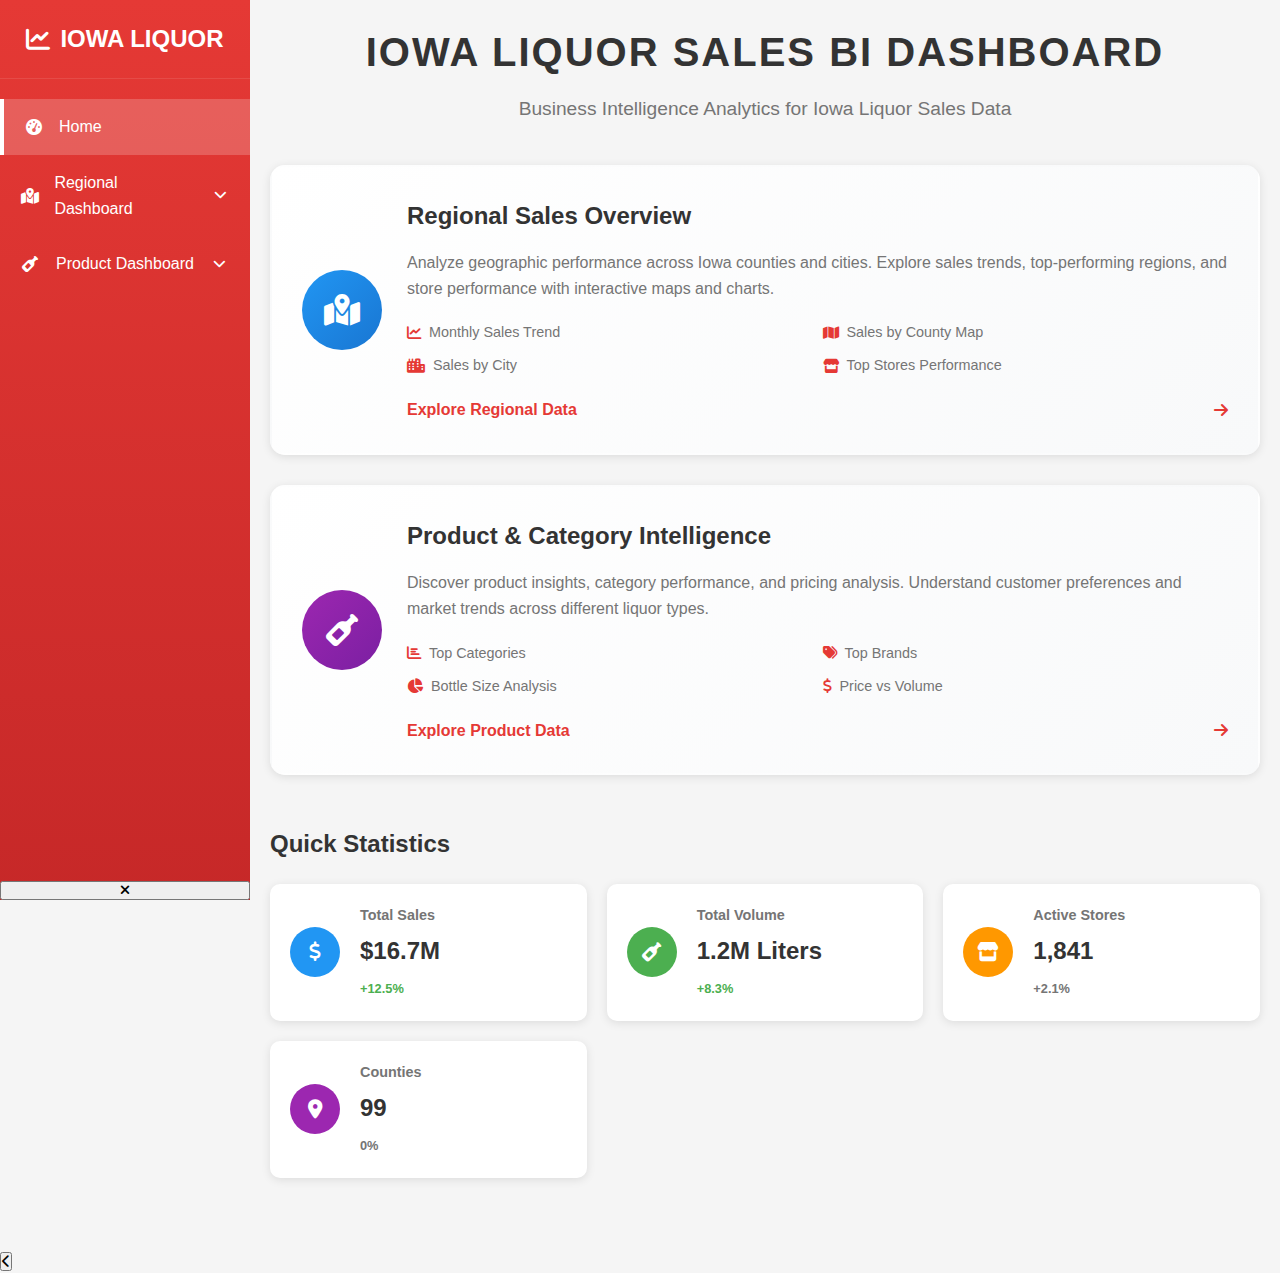
<file: index.html>
<!DOCTYPE html>
<html lang="en">
<head>
    <meta charset="UTF-8">
    <meta name="viewport" content="width=device-width, initial-scale=1.0">
    <title>Iowa Liquor Sales Dashboard</title>
    <link rel="stylesheet" href="styles.css">
    <link rel="stylesheet" href="https://cdnjs.cloudflare.com/ajax/libs/font-awesome/6.4.0/css/all.min.css">
</head>
<body>
    <div class="wrapper">
        <!-- Sidebar -->
        <div class="sidebar">
            <div class="sidebar-header">
                <h2><i class="fas fa-chart-line"></i> IOWA LIQUOR</h2>
            </div>
            <ul class="sidebar-menu">
                <li class="active">
                    <a href="index.html"><i class="fas fa-tachometer-alt"></i> Home</a>
                </li>
                <li class="dropdown">
                    <a href="regional-dashboard.html" class="dropdown-toggle">
                        <i class="fas fa-map-marked-alt"></i> Regional Dashboard
                        <i class="fas fa-chevron-down dropdown-arrow"></i>
                    </a>
                    <ul class="dropdown-menu">
                        <li><a href="monthly-sales.html"><i class="fas fa-chart-line"></i> Monthly Sales Trend</a></li>
                        <li><a href="geographic.html"><i class="fas fa-map"></i> Sales by County</a></li>
                        <li><a href="city-sales.html"><i class="fas fa-city"></i> Sales by City</a></li>
                        <li><a href="top-stores.html"><i class="fas fa-store"></i> Top Stores</a></li>
                    </ul>
                </li>
                <li class="dropdown">
                    <a href="product-dashboard.html" class="dropdown-toggle">
                        <i class="fas fa-wine-bottle"></i> Product Dashboard
                        <i class="fas fa-chevron-down dropdown-arrow"></i>
                    </a>
                    <ul class="dropdown-menu">
                        <li><a href="categories.html"><i class="fas fa-chart-bar"></i> Top Categories</a></li>
                        <li><a href="brands.html"><i class="fas fa-tags"></i> Top Brands</a></li>
                        <li><a href="bottle-size.html"><i class="fas fa-chart-pie"></i> Bottle Size Analysis</a></li>
                        <li><a href="price-analysis.html"><i class="fas fa-dollar-sign"></i> Price vs Volume</a></li>
                    </ul>
                </li>
            </ul>
        </div>

        <!-- Main Content -->
        <div class="main-content">
            <div class="dashboard-title">
                <h1>IOWA LIQUOR SALES BI DASHBOARD</h1>
                <p>Business Intelligence Analytics for Iowa Liquor Sales Data</p>
            </div>

            <!-- Dashboard Overview Cards -->
            <div class="overview-cards">
                <!-- Regional Dashboard Card -->
                <div class="overview-card" onclick="window.location.href='regional-dashboard.html'">
                    <div class="card-icon regional">
                        <i class="fas fa-map-marked-alt"></i>
                    </div>
                    <div class="card-content">
                        <h2>Regional Sales Overview</h2>
                        <p>Analyze geographic performance across Iowa counties and cities. Explore sales trends, top-performing regions, and store performance with interactive maps and charts.</p>
                        <div class="card-features">
                            <span><i class="fas fa-chart-line"></i> Monthly Sales Trend</span>
                            <span><i class="fas fa-map"></i> Sales by County Map</span>
                            <span><i class="fas fa-city"></i> Sales by City</span>
                            <span><i class="fas fa-store"></i> Top Stores Performance</span>
                        </div>
                        <div class="card-action">
                            <span>Explore Regional Data</span>
                            <i class="fas fa-arrow-right"></i>
                        </div>
                    </div>
                </div>

                <!-- Product Dashboard Card -->
                <div class="overview-card" onclick="window.location.href='product-dashboard.html'">
                    <div class="card-icon product">
                        <i class="fas fa-wine-bottle"></i>
                    </div>
                    <div class="card-content">
                        <h2>Product & Category Intelligence</h2>
                        <p>Discover product insights, category performance, and pricing analysis. Understand customer preferences and market trends across different liquor types.</p>
                        <div class="card-features">
                            <span><i class="fas fa-chart-bar"></i> Top Categories</span>
                            <span><i class="fas fa-tags"></i> Top Brands</span>
                            <span><i class="fas fa-chart-pie"></i> Bottle Size Analysis</span>
                            <span><i class="fas fa-dollar-sign"></i> Price vs Volume</span>
                        </div>
                        <div class="card-action">
                            <span>Explore Product Data</span>
                            <i class="fas fa-arrow-right"></i>
                        </div>
                    </div>
                </div>
            </div>

            <!-- Quick Stats Section -->
            <div class="quick-stats">
                <h3>Quick Statistics</h3>
                <div class="stats-grid">
                    <div class="stat-card">
                        <div class="stat-icon blue">
                            <i class="fas fa-dollar-sign"></i>
                        </div>
                        <div class="stat-details">
                            <h4>Total Sales</h4>
                            <p class="stat-value">$16.7M</p>
                            <span class="stat-change positive">+12.5%</span>
                        </div>
                    </div>
                    <div class="stat-card">
                        <div class="stat-icon green">
                            <i class="fas fa-wine-bottle"></i>
                        </div>
                        <div class="stat-details">
                            <h4>Total Volume</h4>
                            <p class="stat-value">1.2M Liters</p>
                            <span class="stat-change positive">+8.3%</span>
                        </div>
                    </div>
                    <div class="stat-card">
                        <div class="stat-icon orange">
                            <i class="fas fa-store"></i>
                        </div>
                        <div class="stat-details">
                            <h4>Active Stores</h4>
                            <p class="stat-value">1,841</p>
                            <span class="stat-change neutral">+2.1%</span>
                        </div>
                    </div>
                    <div class="stat-card">
                        <div class="stat-icon purple">
                            <i class="fas fa-map-marker-alt"></i>
                        </div>
                        <div class="stat-details">
                            <h4>Counties</h4>
                            <p class="stat-value">99</p>
                            <span class="stat-change neutral">0%</span>
                        </div>
                    </div>
                </div>
            </div>
        </div>
    </div>

    <script src="js/shared.js"></script>
    <script src="js/navigation.js"></script>
</body>
</html>
</file>
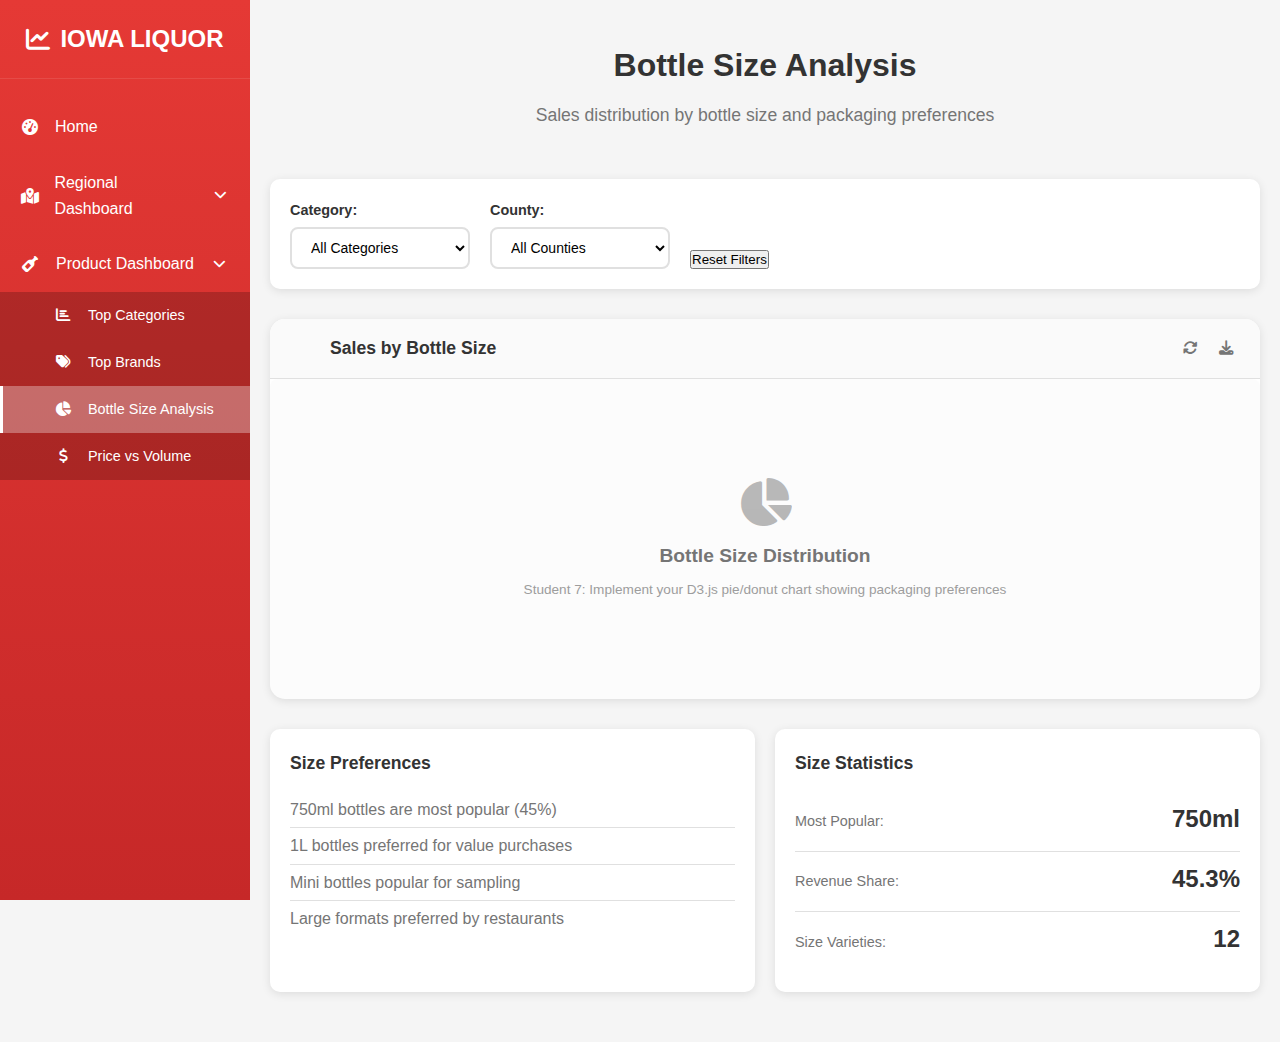
<file: bottle-size.html>
<!DOCTYPE html>
<html lang="en">
<head>
    <meta charset="UTF-8">
    <meta name="viewport" content="width=device-width, initial-scale=1.0">
    <title>Bottle Size Analysis - Iowa Liquor Dashboard</title>
    <link rel="stylesheet" href="styles.css">
    <link rel="stylesheet" href="https://cdnjs.cloudflare.com/ajax/libs/font-awesome/6.4.0/css/all.min.css">
    <script src="https://d3js.org/d3.v7.min.js"></script>
</head>
<body>
    <div class="wrapper">
        <!-- Sidebar -->
        <div class="sidebar">
    <div class="sidebar-header">
        <h2><i class="fas fa-chart-line"></i> IOWA LIQUOR</h2>
    </div>
    <ul class="sidebar-menu">
        <li>
            <a href="index.html"><i class="fas fa-tachometer-alt"></i> Home</a>
        </li>
        <li class="dropdown">
            <a href="regional-dashboard.html" class="dropdown-toggle">
                <i class="fas fa-map-marked-alt"></i> Regional Dashboard
                <i class="fas fa-chevron-down dropdown-arrow"></i>
            </a>
            <ul class="dropdown-menu">
                <li><a href="monthly-sales.html"><i class="fas fa-chart-line"></i> Monthly Sales Trend</a></li>
                <li><a href="geographic.html"><i class="fas fa-map"></i> Sales by County</a></li>
                <li><a href="city-sales.html"><i class="fas fa-city"></i> Sales by City</a></li>
                <li><a href="top-stores.html"><i class="fas fa-store"></i> Top Stores</a></li>
            </ul>
        </li>
        <li class="dropdown active">
            <a href="product-dashboard.html" class="dropdown-toggle">
                <i class="fas fa-wine-bottle"></i> Product Dashboard
                <i class="fas fa-chevron-down dropdown-arrow"></i>
            </a>
            <ul class="dropdown-menu show">
                <li><a href="categories.html"><i class="fas fa-chart-bar"></i> Top Categories</a></li>
                <li><a href="brands.html"><i class="fas fa-tags"></i> Top Brands</a></li>
                <li class="active"><a href="bottle-size.html"><i class="fas fa-chart-pie"></i> Bottle Size Analysis</a></li>
                <li><a href="price-analysis.html"><i class="fas fa-dollar-sign"></i> Price vs Volume</a></li>
            </ul>
        </li>
    </ul>
</div>

        <!-- Main Content -->
        <div class="main-content">
            <div class="page-header">
                <h1>Bottle Size Analysis</h1>
                <p>Sales distribution by bottle size and packaging preferences</p>
            </div>

            <!-- Filters -->
            <div class="filters-section">
                <div class="filter-group">
                    <label for="category-filter">Category:</label>
                    <select id="category-filter">
                        <option value="all">All Categories</option>
                        <option value="whiskey">Whiskey</option>
                        <option value="vodka">Vodka</option>
                        <option value="rum">Rum</option>
                        <option value="gin">Gin</option>
                    </select>
                </div>
                <div class="filter-group">
                    <label for="county-filter">County:</label>
                    <select id="county-filter">
                        <option value="all">All Counties</option>
                        <option value="polk">Polk</option>
                        <option value="linn">Linn</option>
                        <option value="scott">Scott</option>
                    </select>
                </div>
                <button id="reset-filters">Reset Filters</button>
            </div>

            <!-- Chart Container -->
            <div class="chart-container">
                <div class="chart-header">
                    <h3>Sales by Bottle Size</h3>
                    <div class="chart-actions">
                        <button class="btn-chart-action" title="Refresh"><i class="fas fa-sync-alt"></i></button>
                        <button class="btn-chart-action" title="Download"><i class="fas fa-download"></i></button>
                    </div>
                </div>
                <div class="chart-body" id="bottle-size-chart">
                    <!-- Student 7: Add your D3.js bottle size chart here -->
                    <div class="chart-placeholder">
                        <i class="fas fa-chart-pie"></i>
                        <p>Bottle Size Distribution</p>
                        <small>Student 7: Implement your D3.js pie/donut chart showing packaging preferences</small>
                    </div>
                </div>
            </div>

            <!-- Analysis Section -->
            <div class="analysis-grid">
                <div class="analysis-card">
                    <h4>Size Preferences</h4>
                    <ul>
                        <li>750ml bottles are most popular (45%)</li>
                        <li>1L bottles preferred for value purchases</li>
                        <li>Mini bottles popular for sampling</li>
                        <li>Large formats preferred by restaurants</li>
                    </ul>
                </div>
                <div class="analysis-card">
                    <h4>Size Statistics</h4>
                    <div class="stat-item">
                        <span class="stat-label">Most Popular:</span>
                        <span class="stat-value">750ml</span>
                    </div>
                    <div class="stat-item">
                        <span class="stat-label">Revenue Share:</span>
                        <span class="stat-value">45.3%</span>
                    </div>
                    <div class="stat-item">
                        <span class="stat-label">Size Varieties:</span>
                        <span class="stat-value">12</span>
                    </div>
                </div>
            </div>
        </div>
    </div>

    <script src="js/shared.js"></script>
    <script src="js/bottle-size.js"></script>
</body>
</html>
</file>
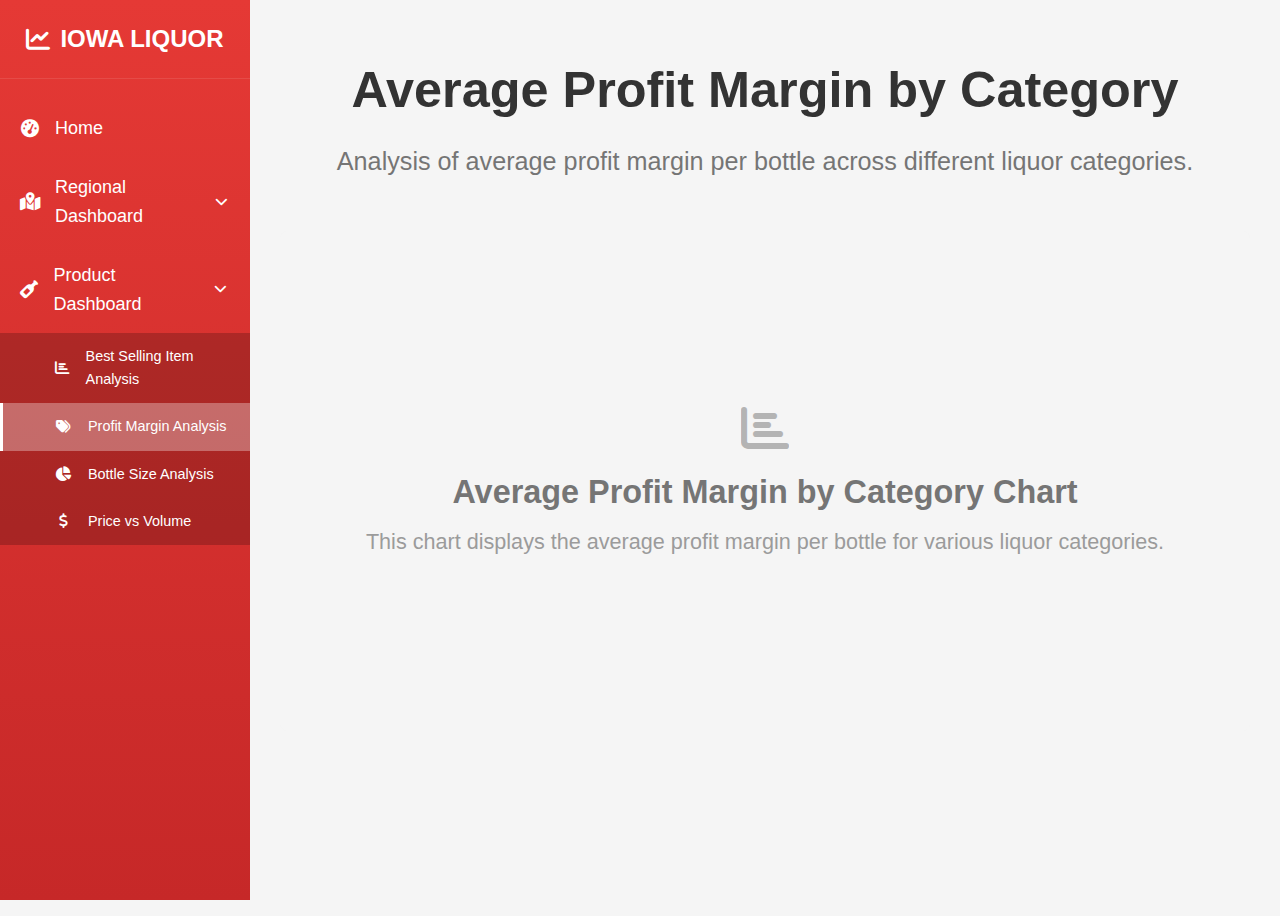
<file: brands.html>
<!DOCTYPE html>
<html lang="en">
<head>
    <meta charset="UTF-8">
    <meta name="viewport" content="width=device-width, initial-scale=1.0">
    <title>Average Profit Margin by Category - Iowa Liquor Dashboard</title>
    <link rel="stylesheet" href="styles.css">
    <link rel="stylesheet" href="https://cdnjs.cloudflare.com/ajax/libs/font-awesome/6.4.0/css/all.min.css">
    <script src="https://d3js.org/d3.v7.min.js"></script>
    <style>
        /* Styles to make text and container bigger */
        body {
            font-size: 18px; /* Increase base font size for the whole body */
        }
        .main-content {
            padding: 30px; /* Increase padding around the main content */
        }
        .page-header h1 {
            font-size: 2.8em; /* Make page title larger */
        }
        .page-header p {
            font-size: 1.4em; /* Make page description larger */
        }
        .chart-body {
            min-height: 500px; /* Ensure chart container has a minimum height */
            padding: 30px; /* Increase padding around the chart */
        }
        .chart-placeholder p {
            font-size: 1.8em; /* Make placeholder text larger */
        }
        .chart-placeholder small {
            font-size: 1.2em; /* Make placeholder small text larger */
        }

        /* Tooltip styles */
        #tooltip {
            position: absolute;
            background-color: rgba(0, 0, 0, 0.8);
            color: #fff;
            padding: 8px 12px;
            border-radius: 6px;
            pointer-events: none; /* Allows mouse events to pass through */
            opacity: 0; /* Hidden by default */
            transition: opacity 0.2s; /* Smooth fade in/out */
            font-size: 0.9em;
            line-height: 1.4;
            max-width: 200px; /* Limit tooltip width */
            text-align: center;
            box-shadow: 0 4px 8px rgba(0, 0, 0, 0.2);
            z-index: 1000; /* Ensure tooltip is on top */
        }
    </style>
</head>
<body>
    <div class="wrapper">
        <!-- Sidebar -->
        <div class="sidebar">
    <div class="sidebar-header">
        <h2><i class="fas fa-chart-line"></i> IOWA LIQUOR</h2>
    </div>
    <ul class="sidebar-menu">
        <li>
            <a href="index.html"><i class="fas fa-tachometer-alt"></i> Home</a>
        </li>
        <li class="dropdown">
            <a href="regional-dashboard.html" class="dropdown-toggle">
                <i class="fas fa-map-marked-alt"></i> Regional Dashboard
                <i class="fas fa-chevron-down dropdown-arrow"></i>
            </a>
            <ul class="dropdown-menu">
                <li><a href="monthly-sales.html"><i class="fas fa-chart-line"></i> Monthly Sales Trend</a></li>
                <li><a href="geographic.html"><i class="fas fa-map"></i> Sales by County</a></li>
                <li><a href="city-sales.html"><i class="fas fa-city"></i> Sales by City</a></li>
                <li><a href="top-stores.html"><i class="fas fa-store"></i> Top Stores</a></li>
            </ul>
        </li>
        <li class="dropdown active">
            <a href="product-dashboard.html" class="dropdown-toggle">
                <i class="fas fa-wine-bottle"></i> Product Dashboard
                <i class="fas fa-chevron-down dropdown-arrow"></i>
            </a>
            <ul class="dropdown-menu show">
                <li class="active"><a href="categories.html"><i class="fas fa-chart-bar"></i> Best Selling Item Analysis</a></li>
                <li><a href="brands.html"><i class="fas fa-tags"></i> Profit Margin Analysis</a></li>
                <li><a href="bottle-size.html"><i class="fas fa-chart-pie"></i> Bottle Size Analysis</a></li>
                <li><a href="price-analysis.html"><i class="fas fa-dollar-sign"></i> Price vs Volume</a></li>
            </ul>
        </li>
    </ul>
</div>

        <!-- Main Content -->
        <div class="main-content">
            <div class="page-header">
                <h1>Average Profit Margin by Category</h1>
                <p>Analysis of average profit margin per bottle across different liquor categories.</p>
            </div>

            <!-- Filters Section Removed -->

            <!-- Chart Container -->
                <div class="chart-body" id="brands-chart">
                    <!-- Student 6: Add your D3.js chart for Average Profit Margin by Category here -->
                    <div class="chart-placeholder">
                        <i class="fas fa-chart-bar"></i>
                        <p>Average Profit Margin by Category Chart</p>
                        <small>This chart displays the average profit margin per bottle for various liquor categories.</small>
                    </div>
                </div>
            </div>
            <!-- Analysis Section (commented out as per original file) -->
        </div>
    </div>

    <!-- Tooltip element -->
    <div id="tooltip"></div>

    <script src="js/shared.js"></script>
    <script src="js/brands.js"></script>
</body>
</html>
</file>
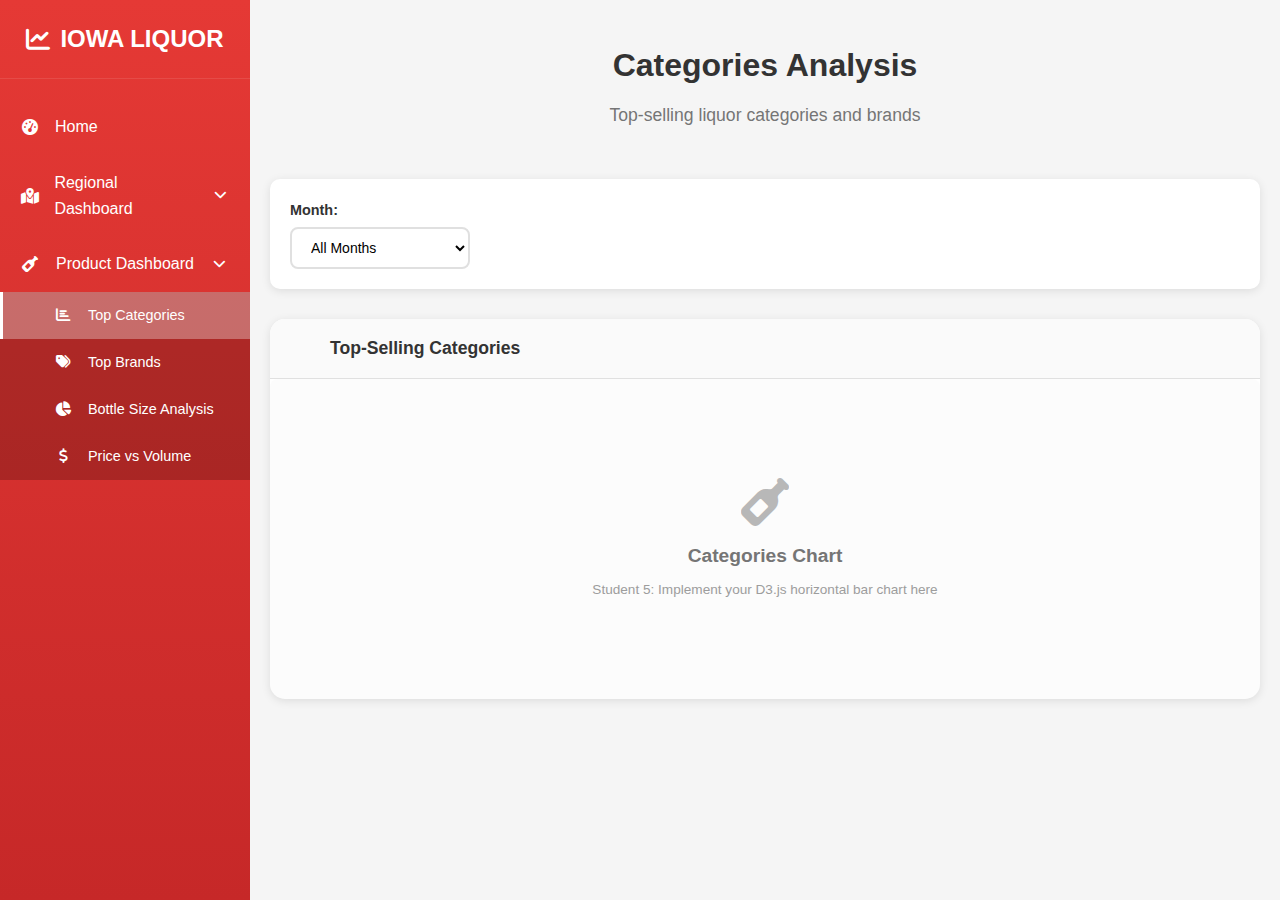
<file: categories.html>
<!DOCTYPE html>
<html lang="en">
<head>
    <meta charset="UTF-8">
    <meta name="viewport" content="width=device-width, initial-scale=1.0">
    <title>Categories Analysis - Iowa Liquor Dashboard</title>
    <link rel="stylesheet" href="styles.css">
    <link rel="stylesheet" href="https://cdnjs.cloudflare.com/ajax/libs/font-awesome/6.4.0/css/all.min.css">
    <script src="https://d3js.org/d3.v7.min.js"></script>
</head>
<body>
    <div class="wrapper">
        <!-- Sidebar -->
        <div class="sidebar">
    <div class="sidebar-header">
        <h2><i class="fas fa-chart-line"></i> IOWA LIQUOR</h2>
    </div>
    <ul class="sidebar-menu">
        <li>
            <a href="index.html"><i class="fas fa-tachometer-alt"></i> Home</a>
        </li>
        <li class="dropdown">
            <a href="regional-dashboard.html" class="dropdown-toggle">
                <i class="fas fa-map-marked-alt"></i> Regional Dashboard
                <i class="fas fa-chevron-down dropdown-arrow"></i>
            </a>
            <ul class="dropdown-menu">
                <li><a href="monthly-sales.html"><i class="fas fa-chart-line"></i> Monthly Sales Trend</a></li>
                <li><a href="geographic.html"><i class="fas fa-map"></i> Sales by County</a></li>
                <li><a href="city-sales.html"><i class="fas fa-city"></i> Sales by City</a></li>
                <li><a href="top-stores.html"><i class="fas fa-store"></i> Top Stores</a></li>
            </ul>
        </li>
        <li class="dropdown active">
            <a href="product-dashboard.html" class="dropdown-toggle">
                <i class="fas fa-wine-bottle"></i> Product Dashboard
                <i class="fas fa-chevron-down dropdown-arrow"></i>
            </a>
            <ul class="dropdown-menu show">
                <li class="active"><a href="categories.html"><i class="fas fa-chart-bar"></i> Top Categories</a></li>
                <li><a href="brands.html"><i class="fas fa-tags"></i> Top Brands</a></li>
                <li><a href="bottle-size.html"><i class="fas fa-chart-pie"></i> Bottle Size Analysis</a></li>
                <li><a href="price-analysis.html"><i class="fas fa-dollar-sign"></i> Price vs Volume</a></li>
            </ul>
        </li>
    </ul>
</div>

        <!-- Main Content -->
        <div class="main-content">
            <div class="page-header">
                <h1>Categories Analysis</h1>
                <p>Top-selling liquor categories and brands</p>
            </div>

            <!-- Filters -->
            <div class="filters-section">
                <div class="filter-group">
                    <label for="month-filter">Month:</label>
                    <select id="month-filter">
                        <option value="all">All Months</option>
                        <option value="1">January</option>
                        <option value="2">February</option>
                        <option value="3">March</option>
                        <option value="4">April</option>
                        <option value="5">May</option>
                        <option value="6">June</option>
                        <option value="7">July</option>
                        <option value="8">August</option>
                        <option value="9">September</option>
                        <option value="10">October</option>
                        <option value="11">November</option>
                        <option value="12">December</option>
                    </select>
                </div>
            </div>

            <!-- Chart Container -->
            <div class="chart-container">
                <div class="chart-header">
                    <h3>Top-Selling Categories</h3>
                </div>
                <div class="chart-body" id="categories-chart">
                    <!-- Student 5: Add your D3.js categories chart here -->
                    <div class="chart-placeholder">
                        <i class="fas fa-wine-bottle"></i>
                        <p>Categories Chart</p>
                        <small>Student 5: Implement your D3.js horizontal bar chart here</small>
                    </div>
                </div>
            </div>
        </div>
    </div>

    <script src="js/shared.js"></script>
    <script src="js/categories.js"></script>
</body>
</html>
</file>
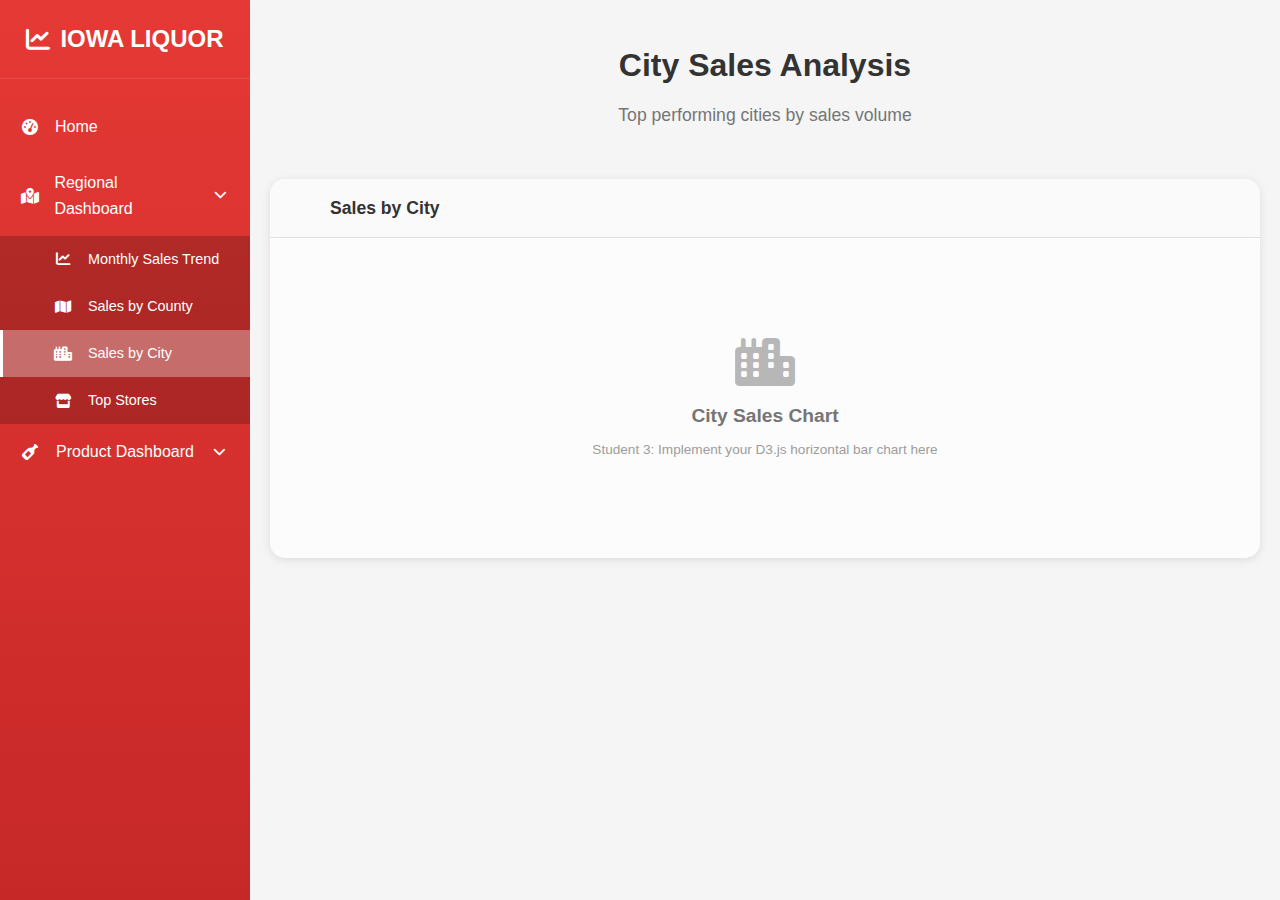
<file: city-sales.html>
<!DOCTYPE html>
<html lang="en">
<head>
    <meta charset="UTF-8">
    <meta name="viewport" content="width=device-width, initial-scale=1.0">
    <title>City Sales Analysis - Iowa Liquor Dashboard</title>
    <link rel="stylesheet" href="styles.css">
    <link rel="stylesheet" href="https://cdnjs.cloudflare.com/ajax/libs/font-awesome/6.4.0/css/all.min.css">
    <script src="https://d3js.org/d3.v7.min.js"></script>
</head>
<body>
    <div class="wrapper">
        <!-- Sidebar -->
        <div class="sidebar">
    <div class="sidebar-header">
        <h2><i class="fas fa-chart-line"></i> IOWA LIQUOR</h2>
    </div>
    <ul class="sidebar-menu">
        <li>
            <a href="index.html"><i class="fas fa-tachometer-alt"></i> Home</a>
        </li>
        <li class="dropdown active">
            <a href="regional-dashboard.html" class="dropdown-toggle">
                <i class="fas fa-map-marked-alt"></i> Regional Dashboard
                <i class="fas fa-chevron-down dropdown-arrow"></i>
            </a>
            <ul class="dropdown-menu show">
                <li><a href="monthly-sales.html"><i class="fas fa-chart-line"></i> Monthly Sales Trend</a></li>
                <li><a href="geographic.html"><i class="fas fa-map"></i> Sales by County</a></li>
                <li class="active"><a href="city-sales.html"><i class="fas fa-city"></i> Sales by City</a></li>
                <li><a href="top-stores.html"><i class="fas fa-store"></i> Top Stores</a></li>
            </ul>
        </li>
        <li class="dropdown">
            <a href="product-dashboard.html" class="dropdown-toggle">
                <i class="fas fa-wine-bottle"></i> Product Dashboard
                <i class="fas fa-chevron-down dropdown-arrow"></i>
            </a>
            <ul class="dropdown-menu">
                <li><a href="categories.html"><i class="fas fa-chart-bar"></i> Top Categories</a></li>
                <li><a href="brands.html"><i class="fas fa-tags"></i> Top Brands</a></li>
                <li><a href="bottle-size.html"><i class="fas fa-chart-pie"></i> Bottle Size Analysis</a></li>
                <li><a href="price-analysis.html"><i class="fas fa-dollar-sign"></i> Price vs Volume</a></li>
            </ul>
        </li>
    </ul>
</div>

        <!-- Main Content -->
        <div class="main-content">
            <div class="page-header">
                <h1>City Sales Analysis</h1>
                <p>Top performing cities by sales volume</p>
            </div>

            <!-- Chart Container -->
            <div class="chart-container">
                <div class="chart-header">
                    <h3>Sales by City</h3>
                </div>
                <div class="chart-body" id="city-sales-chart">
                    <!-- Student 3: Add your D3.js city sales chart here -->
                    <div class="chart-placeholder">
                        <i class="fas fa-city"></i>
                        <p>City Sales Chart</p>
                        <small>Student 3: Implement your D3.js horizontal bar chart here</small>
                    </div>
                </div>
            </div>
        </div>
    </div>

    <script src="js/shared.js"></script>
    <script src="js/city-sales.js"></script>
</body>
</html>
</file>
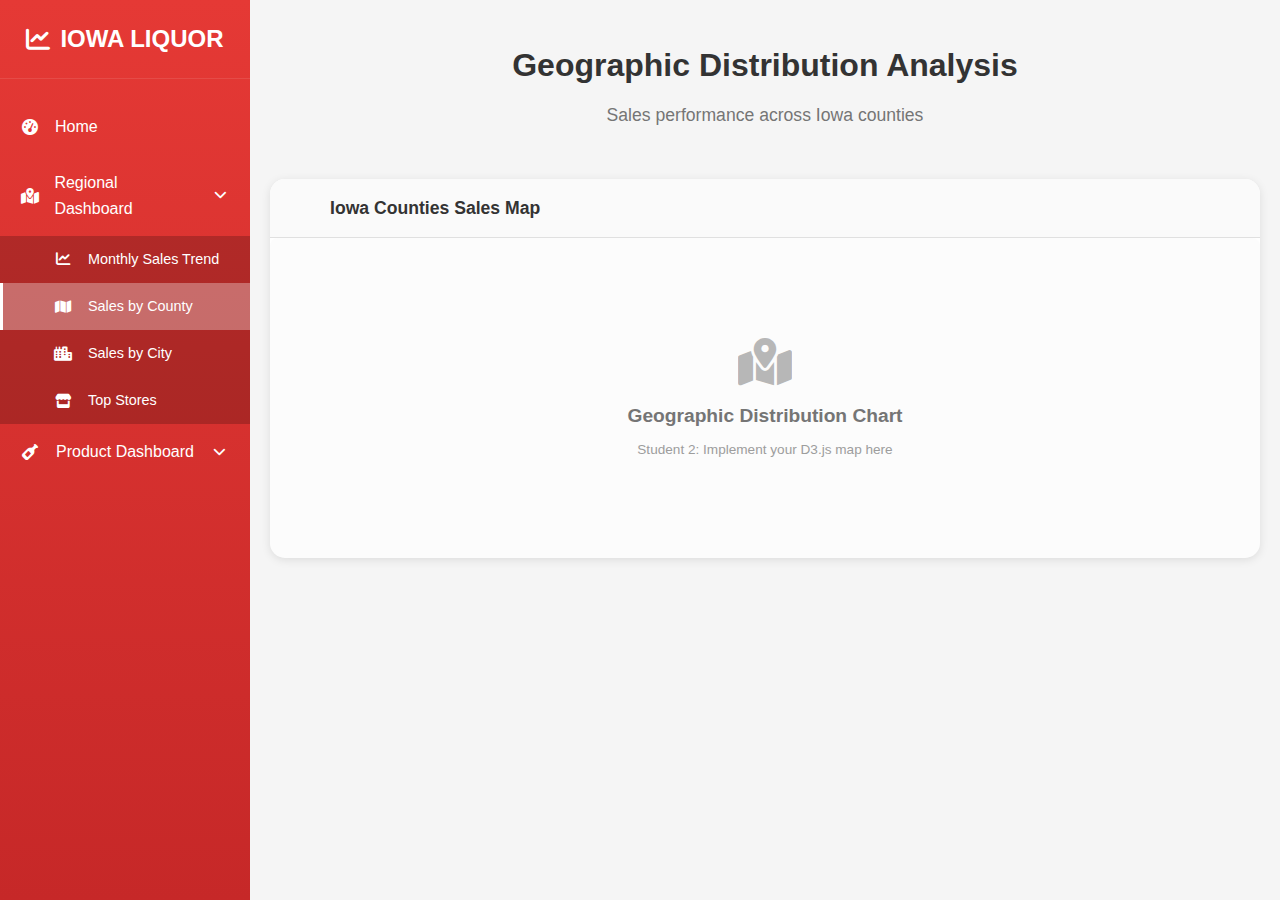
<file: geographic.html>
<!DOCTYPE html>
<html lang="en">
<head>
    <meta charset="UTF-8">
    <meta name="viewport" content="width=device-width, initial-scale=1.0">
    <title>Geographic Analysis - Iowa Liquor Dashboard</title>
    <link rel="stylesheet" href="styles.css">
    <link rel="stylesheet" href="https://cdnjs.cloudflare.com/ajax/libs/font-awesome/6.4.0/css/all.min.css">
    <script src="https://d3js.org/d3.v7.min.js"></script>
    <script src="https://d3js.org/topojson.v3.min.js"></script>
</head>
<body>
    <div class="wrapper">
        <!-- Sidebar -->
        <div class="sidebar">
    <div class="sidebar-header">
        <h2><i class="fas fa-chart-line"></i> IOWA LIQUOR</h2>
    </div>
    <ul class="sidebar-menu">
        <li>
            <a href="index.html"><i class="fas fa-tachometer-alt"></i> Home</a>
        </li>
        <li class="dropdown active">
            <a href="regional-dashboard.html" class="dropdown-toggle">
                <i class="fas fa-map-marked-alt"></i> Regional Dashboard
                <i class="fas fa-chevron-down dropdown-arrow"></i>
            </a>
            <ul class="dropdown-menu show">
                <li><a href="monthly-sales.html"><i class="fas fa-chart-line"></i> Monthly Sales Trend</a></li>
                <li class="active"><a href="geographic.html"><i class="fas fa-map"></i> Sales by County</a></li>
                <li><a href="city-sales.html"><i class="fas fa-city"></i> Sales by City</a></li>
                <li><a href="top-stores.html"><i class="fas fa-store"></i> Top Stores</a></li>
            </ul>
        </li>
        <li class="dropdown">
            <a href="product-dashboard.html" class="dropdown-toggle">
                <i class="fas fa-wine-bottle"></i> Product Dashboard
                <i class="fas fa-chevron-down dropdown-arrow"></i>
            </a>
            <ul class="dropdown-menu">
                <li><a href="categories.html"><i class="fas fa-chart-bar"></i> Top Categories</a></li>
                <li><a href="brands.html"><i class="fas fa-tags"></i> Top Brands</a></li>
                <li><a href="bottle-size.html"><i class="fas fa-chart-pie"></i> Bottle Size Analysis</a></li>
                <li><a href="price-analysis.html"><i class="fas fa-dollar-sign"></i> Price vs Volume</a></li>
            </ul>
        </li>
    </ul>
</div>

        <!-- Main Content -->
        <div class="main-content">
            <div class="page-header">
                <h1>Geographic Distribution Analysis</h1>
                <p>Sales performance across Iowa counties</p>
            </div>

            <!-- Chart Container -->
            <div class="chart-container">
                <div class="chart-header">
                    <h3>Iowa Counties Sales Map</h3>
                </div>
                <div class="chart-body" id="geographic-chart">
                    <!-- Student 2: Add your D3.js geographic chart here -->
                    <div class="chart-placeholder">
                        <i class="fas fa-map-marked-alt"></i>
                        <p>Geographic Distribution Chart</p>
                        <small>Student 2: Implement your D3.js map here</small>
                    </div>
                </div>
            </div>
        </div>
    </div>

    <script src="js/shared.js"></script>
    <script src="js/geographic.js"></script>
</body>
</html>
</file>
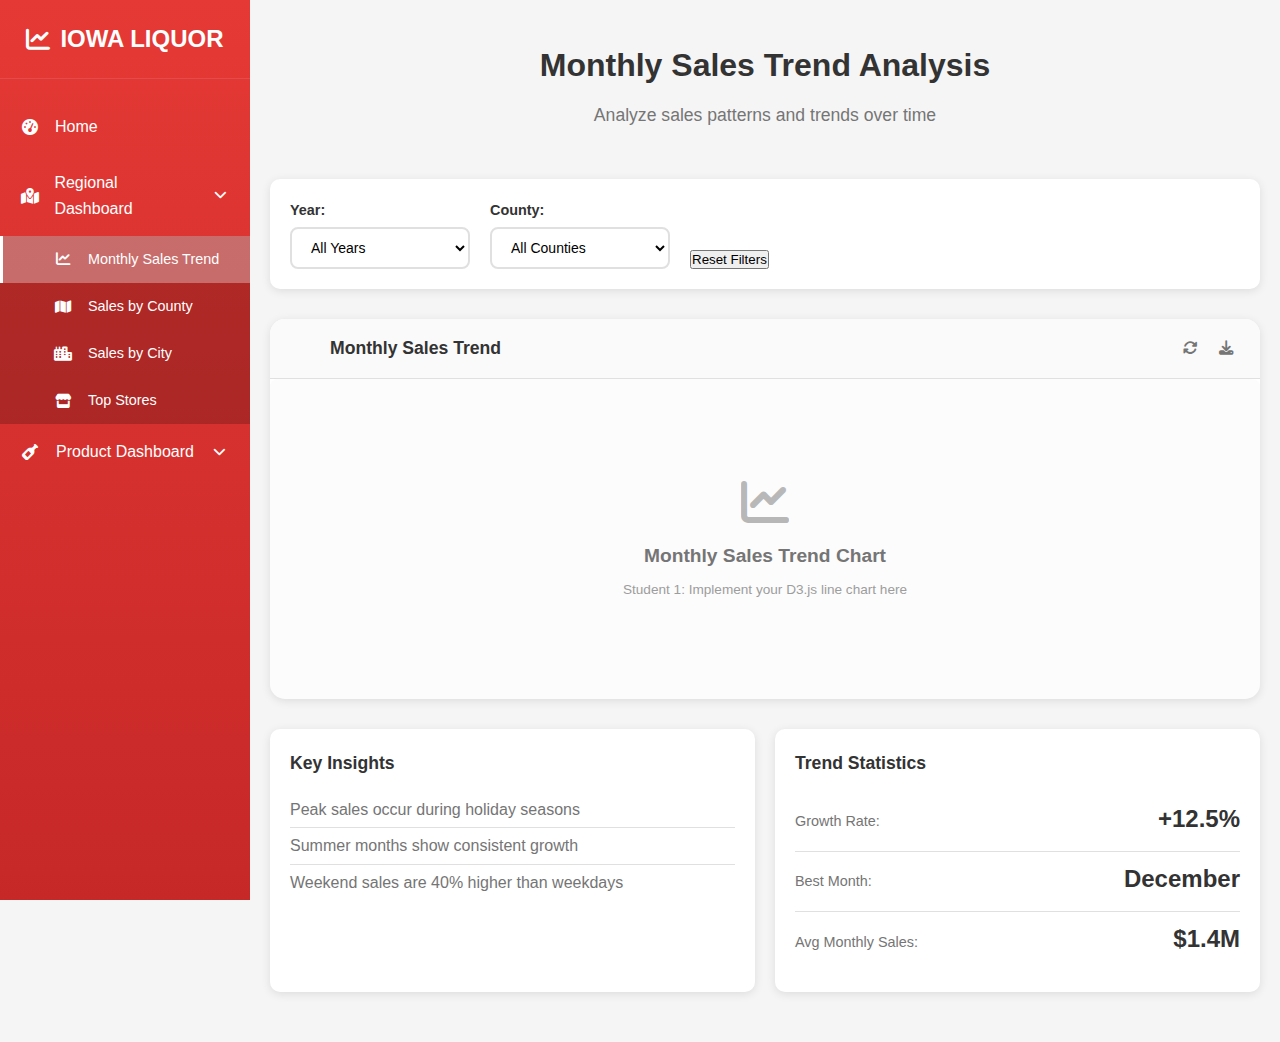
<file: monthly-sales.html>
<!DOCTYPE html>
<html lang="en">
<head>
    <meta charset="UTF-8">
    <meta name="viewport" content="width=device-width, initial-scale=1.0">
    <title>Monthly Sales Trend - Iowa Liquor Dashboard</title>
    <link rel="stylesheet" href="styles.css">
    <link rel="stylesheet" href="https://cdnjs.cloudflare.com/ajax/libs/font-awesome/6.4.0/css/all.min.css">
    <script src="https://d3js.org/d3.v7.min.js"></script>
</head>
<body>
    <div class="wrapper">
        <!-- Sidebar -->
        <div class="sidebar">
    <div class="sidebar-header">
        <h2><i class="fas fa-chart-line"></i> IOWA LIQUOR</h2>
    </div>
    <ul class="sidebar-menu">
        <li>
            <a href="index.html"><i class="fas fa-tachometer-alt"></i> Home</a>
        </li>
        <li class="dropdown active">
            <a href="regional-dashboard.html" class="dropdown-toggle">
                <i class="fas fa-map-marked-alt"></i> Regional Dashboard
                <i class="fas fa-chevron-down dropdown-arrow"></i>
            </a>
            <ul class="dropdown-menu show">
                <li class="active"><a href="monthly-sales.html"><i class="fas fa-chart-line"></i> Monthly Sales Trend</a></li>
                <li><a href="geographic.html"><i class="fas fa-map"></i> Sales by County</a></li>
                <li><a href="city-sales.html"><i class="fas fa-city"></i> Sales by City</a></li>
                <li><a href="top-stores.html"><i class="fas fa-store"></i> Top Stores</a></li>
            </ul>
        </li>
        <li class="dropdown">
            <a href="product-dashboard.html" class="dropdown-toggle">
                <i class="fas fa-wine-bottle"></i> Product Dashboard
                <i class="fas fa-chevron-down dropdown-arrow"></i>
            </a>
            <ul class="dropdown-menu">
                <li><a href="categories.html"><i class="fas fa-chart-bar"></i> Top Categories</a></li>
                <li><a href="brands.html"><i class="fas fa-tags"></i> Top Brands</a></li>
                <li><a href="bottle-size.html"><i class="fas fa-chart-pie"></i> Bottle Size Analysis</a></li>
                <li><a href="price-analysis.html"><i class="fas fa-dollar-sign"></i> Price vs Volume</a></li>
            </ul>
        </li>
    </ul>
</div>

        <!-- Main Content -->
        <div class="main-content">
            <div class="page-header">
                <h1>Monthly Sales Trend Analysis</h1>
                <p>Analyze sales patterns and trends over time</p>
            </div>

            <!-- Filters -->
            <div class="filters-section">
                <div class="filter-group">
                    <label for="year-filter">Year:</label>
                    <select id="year-filter">
                        <option value="all">All Years</option>
                        <option value="2023">2023</option>
                        <option value="2022">2022</option>
                        <option value="2021">2021</option>
                    </select>
                </div>
                <div class="filter-group">
                    <label for="county-filter">County:</label>
                    <select id="county-filter">
                        <option value="all">All Counties</option>
                    </select>
                </div>
                <button id="reset-filters">Reset Filters</button>
            </div>

            <!-- Chart Container -->
            <div class="chart-container">
                <div class="chart-header">
                    <h3>Monthly Sales Trend</h3>
                    <div class="chart-actions">
                        <button class="btn-chart-action" title="Refresh"><i class="fas fa-sync-alt"></i></button>
                        <button class="btn-chart-action" title="Download"><i class="fas fa-download"></i></button>
                    </div>
                </div>
                <div class="chart-body" id="monthly-sales-chart">
                    <!-- Student 1: Add your D3.js monthly sales trend chart here -->
                    <div class="chart-placeholder">
                        <i class="fas fa-chart-line"></i>
                        <p>Monthly Sales Trend Chart</p>
                        <small>Student 1: Implement your D3.js line chart here</small>
                    </div>
                </div>
            </div>

            <!-- Analysis Section -->
            <div class="analysis-grid">
                <div class="analysis-card">
                    <h4>Key Insights</h4>
                    <ul>
                        <li>Peak sales occur during holiday seasons</li>
                        <li>Summer months show consistent growth</li>
                        <li>Weekend sales are 40% higher than weekdays</li>
                    </ul>
                </div>
                <div class="analysis-card">
                    <h4>Trend Statistics</h4>
                    <div class="stat-item">
                        <span class="stat-label">Growth Rate:</span>
                        <span class="stat-value">+12.5%</span>
                    </div>
                    <div class="stat-item">
                        <span class="stat-label">Best Month:</span>
                        <span class="stat-value">December</span>
                    </div>
                    <div class="stat-item">
                        <span class="stat-label">Avg Monthly Sales:</span>
                        <span class="stat-value">$1.4M</span>
                    </div>
                </div>
            </div>
        </div>
    </div>

    <script src="js/shared.js"></script>
    <script src="js/monthly-sales.js"></script>
</body>
</html>
</file>
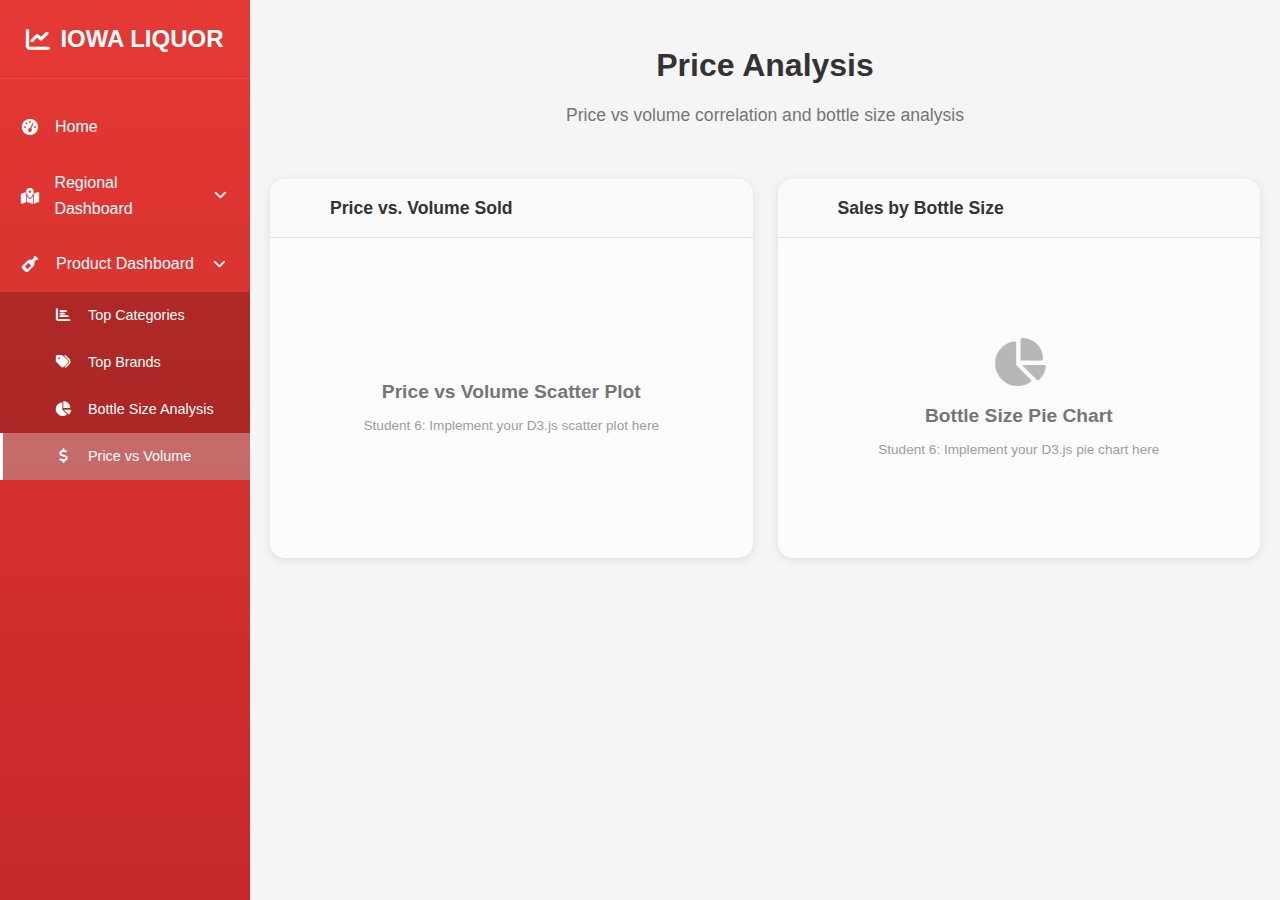
<file: price-analysis.html>
<!DOCTYPE html>
<html lang="en">
<head>
    <meta charset="UTF-8">
    <meta name="viewport" content="width=device-width, initial-scale=1.0">
    <title>Price Analysis - Iowa Liquor Dashboard</title>
    <link rel="stylesheet" href="styles.css">
    <link rel="stylesheet" href="https://cdnjs.cloudflare.com/ajax/libs/font-awesome/6.4.0/css/all.min.css">
    <script src="https://d3js.org/d3.v7.min.js"></script>
</head>
<body>
    <div class="wrapper">
        <!-- Sidebar -->
        <div class="sidebar">
    <div class="sidebar-header">
        <h2><i class="fas fa-chart-line"></i> IOWA LIQUOR</h2>
    </div>
    <ul class="sidebar-menu">
        <li>
            <a href="index.html"><i class="fas fa-tachometer-alt"></i> Home</a>
        </li>
        <li class="dropdown">
            <a href="regional-dashboard.html" class="dropdown-toggle">
                <i class="fas fa-map-marked-alt"></i> Regional Dashboard
                <i class="fas fa-chevron-down dropdown-arrow"></i>
            </a>
            <ul class="dropdown-menu">
                <li><a href="monthly-sales.html"><i class="fas fa-chart-line"></i> Monthly Sales Trend</a></li>
                <li><a href="geographic.html"><i class="fas fa-map"></i> Sales by County</a></li>
                <li><a href="city-sales.html"><i class="fas fa-city"></i> Sales by City</a></li>
                <li><a href="top-stores.html"><i class="fas fa-store"></i> Top Stores</a></li>
            </ul>
        </li>
        <li class="dropdown active">
            <a href="product-dashboard.html" class="dropdown-toggle">
                <i class="fas fa-wine-bottle"></i> Product Dashboard
                <i class="fas fa-chevron-down dropdown-arrow"></i>
            </a>
            <ul class="dropdown-menu show">
                <li><a href="categories.html"><i class="fas fa-chart-bar"></i> Top Categories</a></li>
                <li><a href="brands.html"><i class="fas fa-tags"></i> Top Brands</a></li>
                <li><a href="bottle-size.html"><i class="fas fa-chart-pie"></i> Bottle Size Analysis</a></li>
                <li class="active"><a href="price-analysis.html"><i class="fas fa-dollar-sign"></i> Price vs Volume</a></li>
            </ul>
        </li>
    </ul>
</div>

        <!-- Main Content -->
        <div class="main-content">
            <div class="page-header">
                <h1>Price Analysis</h1>
                <p>Price vs volume correlation and bottle size analysis</p>
            </div>

            <!-- Chart Grid for Multiple Charts -->
            <div class="chart-grid">
                <!-- Price vs Volume Chart -->
                <div class="chart-container">
                    <div class="chart-header">
                        <h3>Price vs. Volume Sold</h3>
                    </div>
                    <div class="chart-body" id="price-volume-chart">
                        <!-- Student 6: Add your D3.js price vs volume scatter plot here -->
                        <div class="chart-placeholder">
                            <i class="fas fa-chart-scatter"></i>
                            <p>Price vs Volume Scatter Plot</p>
                            <small>Student 6: Implement your D3.js scatter plot here</small>
                        </div>
                    </div>
                </div>

                <!-- Bottle Size Chart -->
                <div class="chart-container">
                    <div class="chart-header">
                        <h3>Sales by Bottle Size</h3>
                    </div>
                    <div class="chart-body" id="bottle-size-chart">
                        <!-- Student 6: Add your D3.js bottle size pie chart here -->
                        <div class="chart-placeholder">
                            <i class="fas fa-chart-pie"></i>
                            <p>Bottle Size Pie Chart</p>
                            <small>Student 6: Implement your D3.js pie chart here</small>
                        </div>
                    </div>
                </div>
            </div>
        </div>
    </div>

    <script src="js/shared.js"></script>
    <script src="js/price-analysis.js"></script>
</body>
</html>
</file>
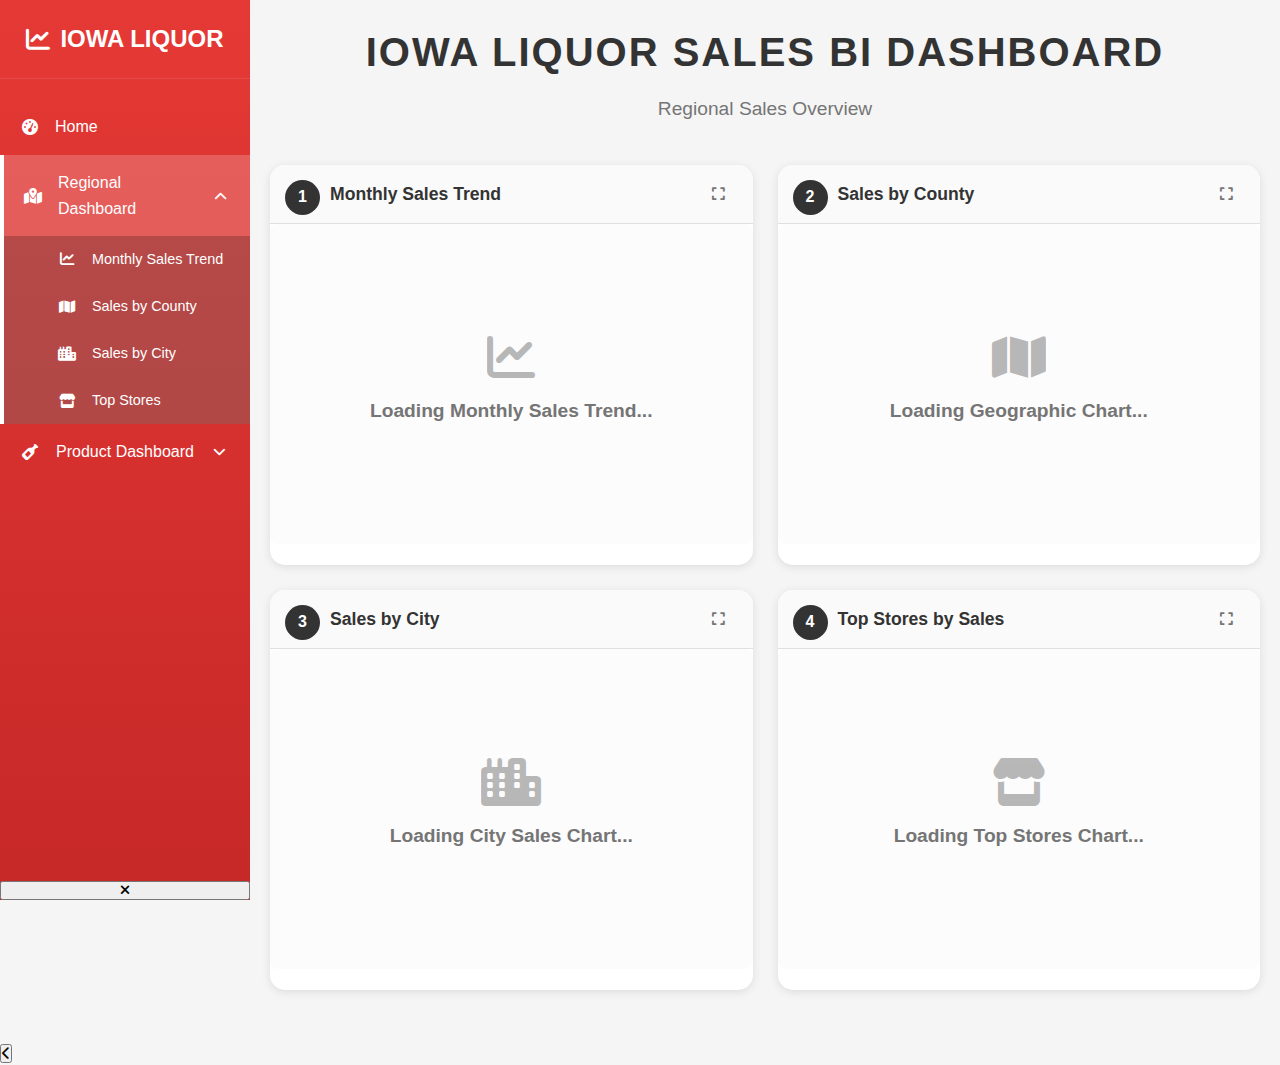
<file: regional-dashboard.html>
<!DOCTYPE html>
<html lang="en">
<head>
    <meta charset="UTF-8">
    <meta name="viewport" content="width=device-width, initial-scale=1.0">
    <title>Regional Sales Overview - Iowa Liquor Dashboard</title>
    <link rel="stylesheet" href="styles.css">
    <link rel="stylesheet" href="https://cdnjs.cloudflare.com/ajax/libs/font-awesome/6.4.0/css/all.min.css">
    <script src="https://d3js.org/d3.v7.min.js"></script>
    <script src="https://d3js.org/topojson.v3.min.js"></script>
</head>
<body>
    <div class="wrapper">
        <!-- Sidebar -->
        <div class="sidebar">
            <div class="sidebar-header">
                <h2><i class="fas fa-chart-line"></i> IOWA LIQUOR</h2>
            </div>
            <ul class="sidebar-menu">
                <li>
                    <a href="index.html"><i class="fas fa-tachometer-alt"></i> Home</a>
                </li>
                <li class="dropdown active">
                    <a href="regional-dashboard.html" class="dropdown-toggle">
                        <i class="fas fa-map-marked-alt"></i> Regional Dashboard
                        <i class="fas fa-chevron-down dropdown-arrow"></i>
                    </a>
                    <ul class="dropdown-menu show">
                        <li><a href="monthly-sales.html"><i class="fas fa-chart-line"></i> Monthly Sales Trend</a></li>
                        <li><a href="geographic.html"><i class="fas fa-map"></i> Sales by County</a></li>
                        <li><a href="city-sales.html"><i class="fas fa-city"></i> Sales by City</a></li>
                        <li><a href="top-stores.html"><i class="fas fa-store"></i> Top Stores</a></li>
                    </ul>
                </li>
                <li class="dropdown">
                    <a href="product-dashboard.html" class="dropdown-toggle">
                        <i class="fas fa-wine-bottle"></i> Product Dashboard
                        <i class="fas fa-chevron-down dropdown-arrow"></i>
                    </a>
                    <ul class="dropdown-menu">
                        <li><a href="categories.html"><i class="fas fa-chart-bar"></i> Top Categories</a></li>
                        <li><a href="brands.html"><i class="fas fa-tags"></i> Top Brands</a></li>
                        <li><a href="bottle-size.html"><i class="fas fa-chart-pie"></i> Bottle Size Analysis</a></li>
                        <li><a href="price-analysis.html"><i class="fas fa-dollar-sign"></i> Price vs Volume</a></li>
                    </ul>
                </li>
            </ul>
        </div>

        <!-- Main Content -->
        <div class="main-content">
            <div class="dashboard-title">
                <h1>IOWA LIQUOR SALES BI DASHBOARD</h1>
                <p>Regional Sales Overview</p>
            </div>

            <!-- Dashboard Filters 
            <div class="dashboard-filters">
                <div class="filter-group">
                    <label for="county-filter">Filter by County</label>
                    <select id="county-filter">
                        <option value="all">All Counties</option>
                    </select>
                </div>
                <div class="filter-group">
                    <label for="year-filter">Filter by Year</label>
                    <select id="year-filter">
                        <option value="all">All Years</option>
                        <option value="2023">2023</option>
                        <option value="2022">2022</option>
                        <option value="2021">2021</option>
                    </select>
                </div>
                <div class="filter-group">
                    <label for="month-filter">Filter by Month</label>
                    <select id="month-filter">
                        <option value="all">All Months</option>
                    </select>
                </div>
                <div class="filter-group">
                    <label for="sort-order-filter">Sort Order</label>
                    <select id="sort-order-filter">
                        <option value="desc">Descending</option>
                        <option value="asc">Ascending</option>
                    </select>
                </div>
                <button id="reset-filters" class="reset-btn">
                    <i class="fas fa-undo"></i> Reset Filters
                </button>
            </div>
            -->
            
            <!-- Dashboard Grid -->
            <div class="dashboard-grid">
                <!-- Chart 1: Monthly Sales Trend -->
                <div class="dashboard-card">
                    <div class="chart-number">1</div>
                    <div class="chart-header">
                        <h3>Monthly Sales Trend</h3>
                        <div class="chart-actions">
                            <button class="btn-chart-action" title="View Full Page" onclick="window.location.href='monthly-sales.html'">
                                <i class="fas fa-expand"></i>
                            </button>
                        </div>
                    </div>
                    <div class="chart-body" id="monthly-sales-chart">
                        <div class="chart-placeholder">
                            <i class="fas fa-chart-line"></i>
                            <p>Loading Monthly Sales Trend...</p>
                        </div>
                    </div>
                </div>

                <!-- Chart 2: Sales by County -->
                <div class="dashboard-card">
                    <div class="chart-number">2</div>
                    <div class="chart-header">
                        <h3>Sales by County</h3>
                        <div class="chart-actions">
                            <button class="btn-chart-action" title="View Full Page" onclick="window.location.href='geographic.html'">
                                <i class="fas fa-expand"></i>
                            </button>
                        </div>
                    </div>
                    <div class="chart-body" id="geographic-chart">
                        <div class="chart-placeholder">
                            <i class="fas fa-map"></i>
                            <p>Loading Geographic Chart...</p>
                        </div>
                    </div>
                </div>

                <!-- Chart 3: Sales by City -->
                <div class="dashboard-card">
                    <div class="chart-number">3</div>
                    <div class="chart-header">
                        <h3>Sales by City</h3>
                        <div class="chart-actions">
                            <button class="btn-chart-action" title="View Full Page" onclick="window.location.href='city-sales.html'">
                                <i class="fas fa-expand"></i>
                            </button>
                        </div>
                    </div>
                    <div class="chart-body" id="city-sales-chart">
                        <div class="chart-placeholder">
                            <i class="fas fa-city"></i>
                            <p>Loading City Sales Chart...</p>
                        </div>
                    </div>
                </div>

                <!-- Chart 4: Top Stores by Sales -->
                <div class="dashboard-card">
                    <div class="chart-number">4</div>
                    <div class="chart-header">
                        <h3>Top Stores by Sales</h3>
                        <div class="chart-actions">
                            <button class="btn-chart-action" title="View Full Page" onclick="window.location.href='top-stores.html'">
                                <i class="fas fa-expand"></i>
                            </button>
                        </div>
                    </div>
                    <div class="chart-body" id="top-stores-chart">
                        <div class="chart-placeholder">
                            <i class="fas fa-store"></i>
                            <p>Loading Top Stores Chart...</p>
                        </div>
                    </div>
                </div>
            </div>

            <!-- Loading Indicator -->
            <div id="loading-indicator" class="loading-indicator hidden">
                <div class="spinner"></div>
                <p>Loading Iowa Liquor Sales data...</p>
            </div>
        </div>
    </div>

    <!-- Load shared utilities first -->
    <script src="js/shared.js"></script>
    <script src="js/navigation.js"></script>
    
    <!-- Load individual chart scripts -->
    <script src="js/monthly-sales.js"></script>
    <script src="js/geographic.js"></script>
    <script src="js/city-sales.js"></script>
    <script src="js/top-stores.js"></script>
    
    <!-- Load dashboard coordinator last -->
    <script src="js/regional-dashboard.js"></script>
</body>
</html>
</file>
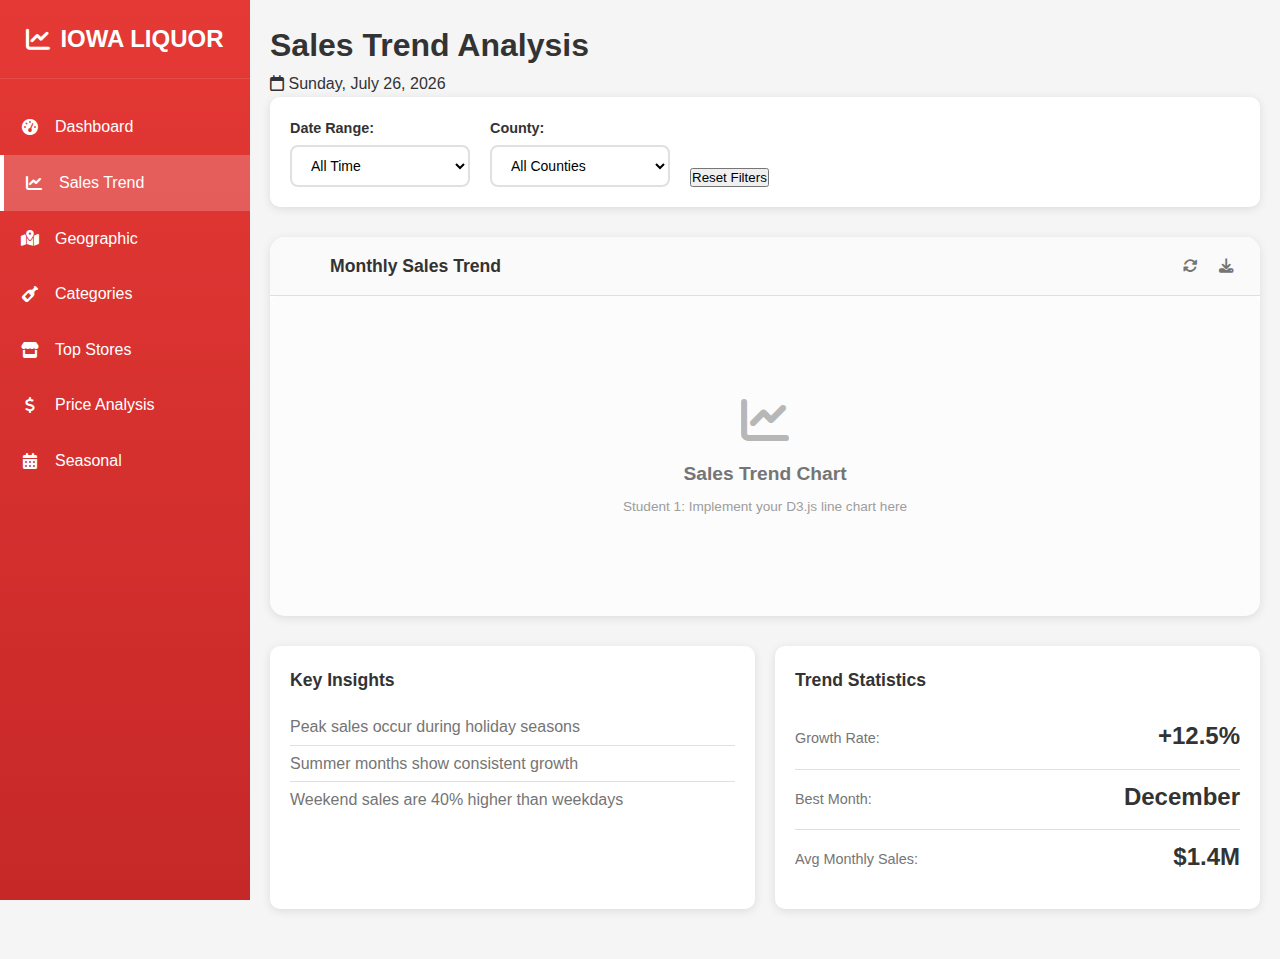
<file: sales-trend.html>
<!DOCTYPE html>
<html lang="en">
<head>
    <meta charset="UTF-8">
    <meta name="viewport" content="width=device-width, initial-scale=1.0">
    <title>Sales Trend Analysis - Iowa Liquor Dashboard</title>
    <link rel="stylesheet" href="styles.css">
    <link rel="stylesheet" href="https://cdnjs.cloudflare.com/ajax/libs/font-awesome/6.4.0/css/all.min.css">
    <script src="https://d3js.org/d3.v7.min.js"></script>
</head>
<body>
    <div class="wrapper">
        <!-- Sidebar (same for all pages) -->
        <div class="sidebar">
            <div class="sidebar-header">
                <h2><i class="fas fa-chart-line"></i> IOWA LIQUOR</h2>
            </div>
            <ul class="sidebar-menu">
                <li>
                    <a href="index.html"><i class="fas fa-tachometer-alt"></i> Dashboard</a>
                </li>
                <li class="active">
                    <a href="sales-trend.html"><i class="fas fa-chart-line"></i> Sales Trend</a>
                </li>
                <li>
                    <a href="geographic.html"><i class="fas fa-map-marked-alt"></i> Geographic</a>
                </li>
                <li>
                    <a href="categories.html"><i class="fas fa-wine-bottle"></i> Categories</a>
                </li>
                <li>
                    <a href="stores.html"><i class="fas fa-store"></i> Top Stores</a>
                </li>
                <li>
                    <a href="price-analysis.html"><i class="fas fa-dollar-sign"></i> Price Analysis</a>
                </li>
                <li>
                    <a href="seasonal.html"><i class="fas fa-calendar-alt"></i> Seasonal</a>
                </li>
            </ul>
        </div>

        <!-- Main Content -->
        <div class="main-content">
            <div class="top-bar">
                <div class="page-title">
                    <h1>Sales Trend Analysis</h1>
                </div>
                <div class="top-bar-right">
                    <div class="date-display">
                        <i class="far fa-calendar"></i>
                        <span id="current-date">Loading...</span>
                    </div>
                </div>
            </div>

            <!-- Filters -->
            <div class="filters-section">
                <div class="filter-group">
                    <label for="date-range">Date Range:</label>
                    <select id="date-range">
                        <option value="all">All Time</option>
                        <option value="2023">2023</option>
                        <option value="2022">2022</option>
                        <option value="2021">2021</option>
                    </select>
                </div>
                <div class="filter-group">
                    <label for="county-filter">County:</label>
                    <select id="county-filter">
                        <option value="all">All Counties</option>
                    </select>
                </div>
                <button id="reset-filters">Reset Filters</button>
            </div>

            <!-- Chart Container -->
            <div class="chart-container">
                <div class="chart-header">
                    <h3>Monthly Sales Trend</h3>
                    <div class="chart-actions">
                        <button class="btn-chart-action" title="Refresh"><i class="fas fa-sync-alt"></i></button>
                        <button class="btn-chart-action" title="Download"><i class="fas fa-download"></i></button>
                    </div>
                </div>
                <div class="chart-body" id="sales-trend-chart">
                    <!-- Student 1: Add your D3.js sales trend chart here -->
                    <div class="chart-placeholder">
                        <i class="fas fa-chart-line"></i>
                        <p>Sales Trend Chart</p>
                        <small>Student 1: Implement your D3.js line chart here</small>
                    </div>
                </div>
            </div>

            <!-- Additional Analysis -->
            <div class="analysis-grid">
                <div class="analysis-card">
                    <h4>Key Insights</h4>
                    <ul>
                        <li>Peak sales occur during holiday seasons</li>
                        <li>Summer months show consistent growth</li>
                        <li>Weekend sales are 40% higher than weekdays</li>
                    </ul>
                </div>
                <div class="analysis-card">
                    <h4>Trend Statistics</h4>
                    <div class="stat-item">
                        <span class="stat-label">Growth Rate:</span>
                        <span class="stat-value">+12.5%</span>
                    </div>
                    <div class="stat-item">
                        <span class="stat-label">Best Month:</span>
                        <span class="stat-value">December</span>
                    </div>
                    <div class="stat-item">
                        <span class="stat-label">Avg Monthly Sales:</span>
                        <span class="stat-value">$1.4M</span>
                    </div>
                </div>
            </div>
        </div>
    </div>

    <script src="js/shared.js"></script>
    <script src="js/sales-trend.js"></script>
</body>
</html>
</file>
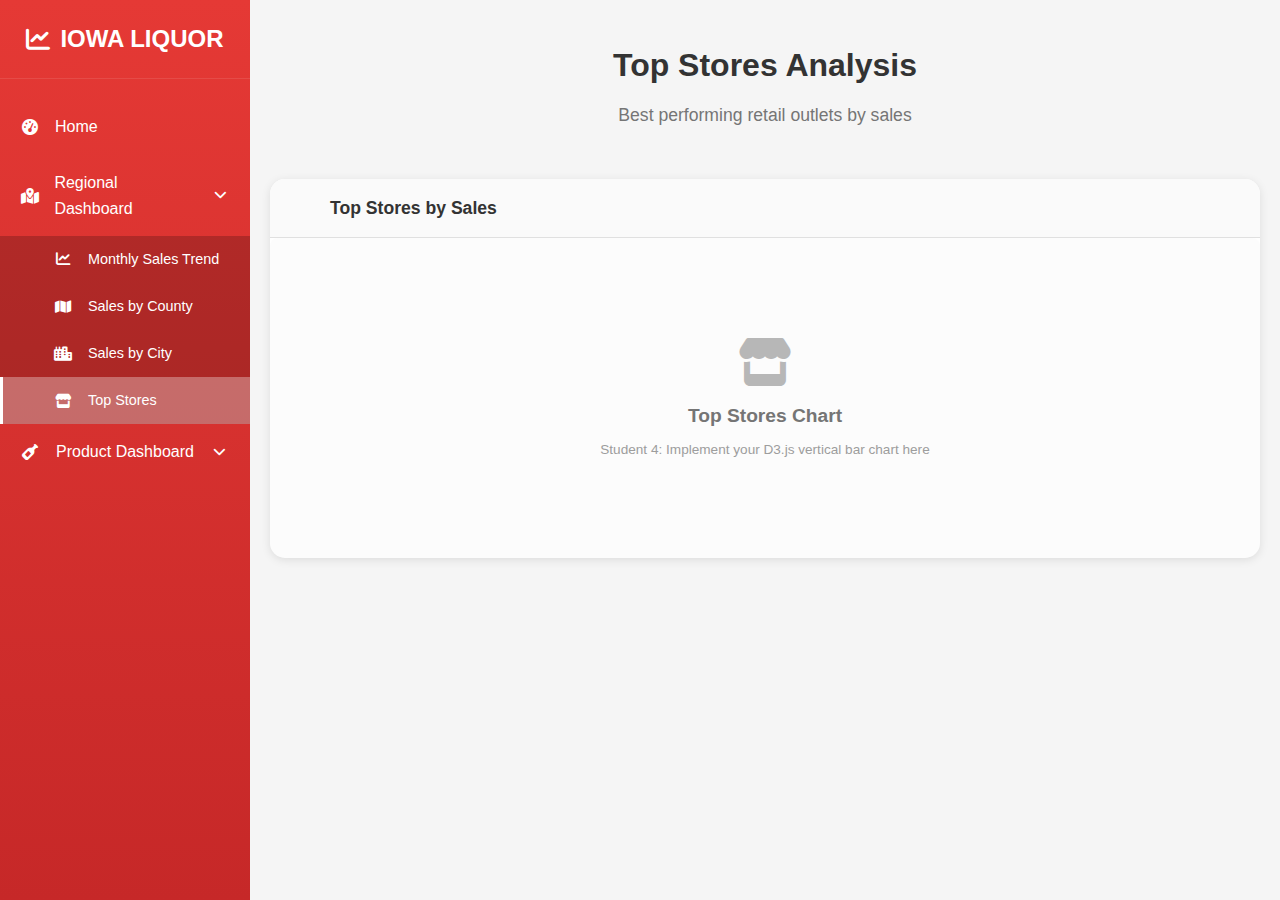
<file: top-stores.html>
<!DOCTYPE html>
<html lang="en">
<head>
    <meta charset="UTF-8">
    <meta name="viewport" content="width=device-width, initial-scale=1.0">
    <title>Top Stores Analysis - Iowa Liquor Dashboard</title>
    <link rel="stylesheet" href="styles.css">
    <link rel="stylesheet" href="https://cdnjs.cloudflare.com/ajax/libs/font-awesome/6.4.0/css/all.min.css">
    <script src="https://d3js.org/d3.v7.min.js"></script>
</head>
<body>
    <div class="wrapper">
        <!-- Sidebar -->
        <div class="sidebar">
    <div class="sidebar-header">
        <h2><i class="fas fa-chart-line"></i> IOWA LIQUOR</h2>
    </div>
    <ul class="sidebar-menu">
        <li>
            <a href="index.html"><i class="fas fa-tachometer-alt"></i> Home</a>
        </li>
        <li class="dropdown active">
            <a href="regional-dashboard.html" class="dropdown-toggle">
                <i class="fas fa-map-marked-alt"></i> Regional Dashboard
                <i class="fas fa-chevron-down dropdown-arrow"></i>
            </a>
            <ul class="dropdown-menu show">
                <li><a href="monthly-sales.html"><i class="fas fa-chart-line"></i> Monthly Sales Trend</a></li>
                <li><a href="geographic.html"><i class="fas fa-map"></i> Sales by County</a></li>
                <li><a href="city-sales.html"><i class="fas fa-city"></i> Sales by City</a></li>
                <li class="active"><a href="top-stores.html"><i class="fas fa-store"></i> Top Stores</a></li>
            </ul>
        </li>
        <li class="dropdown">
            <a href="product-dashboard.html" class="dropdown-toggle">
                <i class="fas fa-wine-bottle"></i> Product Dashboard
                <i class="fas fa-chevron-down dropdown-arrow"></i>
            </a>
            <ul class="dropdown-menu">
                <li><a href="categories.html"><i class="fas fa-chart-bar"></i> Top Categories</a></li>
                <li><a href="brands.html"><i class="fas fa-tags"></i> Top Brands</a></li>
                <li><a href="bottle-size.html"><i class="fas fa-chart-pie"></i> Bottle Size Analysis</a></li>
                <li><a href="price-analysis.html"><i class="fas fa-dollar-sign"></i> Price vs Volume</a></li>
            </ul>
        </li>
    </ul>
</div>

        <!-- Main Content -->
        <div class="main-content">
            <div class="page-header">
                <h1>Top Stores Analysis</h1>
                <p>Best performing retail outlets by sales</p>
            </div>

            <!-- Chart Container -->
            <div class="chart-container">
                <div class="chart-header">
                    <h3>Top Stores by Sales</h3>
                </div>
                <div class="chart-body" id="top-stores-chart">
                    <!-- Student 4: Add your D3.js top stores chart here -->
                    <div class="chart-placeholder">
                        <i class="fas fa-store"></i>
                        <p>Top Stores Chart</p>
                        <small>Student 4: Implement your D3.js vertical bar chart here</small>
                    </div>
                </div>
            </div>
        </div>
    </div>

    <script src="js/shared.js"></script>
    <script src="js/top-stores.js"></script>
</body>
</html>
</file>
<file: styles.css>
/* Base Styles */
* {
  margin: 0;
  padding: 0;
  box-sizing: border-box;
  font-family: "Segoe UI", Tahoma, Geneva, Verdana, sans-serif;
}

:root {
  --primary-color: #e53935;
  --primary-dark: #c62828;
  --text-color: #333;
  --text-light: #757575;
  --background-color: #f5f5f5;
  --card-color: #ffffff;
  --border-color: #e0e0e0;
  --shadow: 0 2px 10px rgba(0, 0, 0, 0.1);
  --blue: #2196f3;
  --green: #4caf50;
  --orange: #ff9800;
  --purple: #9c27b0;
  --transition: all 0.3s ease;
}

body {
  background-color: var(--background-color);
  color: var(--text-color);
  line-height: 1.6;
}

.wrapper {
  display: flex;
  min-height: 100vh;
}

/* Sidebar Styles */
.sidebar {
  width: 250px;
  background: linear-gradient(to bottom, var(--primary-color), var(--primary-dark));
  color: white;
  display: flex;
  flex-direction: column;
  position: fixed;
  height: 100vh;
  z-index: 100;
  overflow-y: auto;
}

.sidebar-header {
  padding: 20px;
  text-align: center;
  border-bottom: 1px solid rgba(255, 255, 255, 0.1);
}

.sidebar-header h2 {
  font-size: 1.5rem;
  font-weight: 600;
  display: flex;
  align-items: center;
  justify-content: center;
  gap: 10px;
}

.sidebar-menu {
  list-style: none;
  padding: 0;
  margin-top: 20px;
  flex-grow: 1;
}

.sidebar-menu li {
  transition: var(--transition);
}

.sidebar-menu li a {
  display: flex;
  align-items: center;
  gap: 15px;
  padding: 15px 20px;
  color: white;
  text-decoration: none;
  transition: var(--transition);
  position: relative;
}

.sidebar-menu li:hover {
  background-color: rgba(255, 255, 255, 0.1);
}

.sidebar-menu li.active {
  background-color: rgba(255, 255, 255, 0.2);
  border-left: 4px solid white;
}

.sidebar-menu li i {
  width: 20px;
  text-align: center;
}

/* Dropdown Styles */
.dropdown {
  position: relative;
}

.dropdown-toggle {
  justify-content: space-between !important;
}

.dropdown-arrow {
  transition: transform 0.3s ease;
  font-size: 0.8rem;
}

.dropdown.active .dropdown-arrow {
  transform: rotate(180deg);
}

.dropdown-menu {
  list-style: none;
  padding: 0;
  margin: 0;
  background-color: rgba(0, 0, 0, 0.2);
  max-height: 0;
  overflow: hidden;
  transition: max-height 0.3s ease;
}

.dropdown-menu.show {
  max-height: 300px;
}

.dropdown-menu li {
  border-left: none !important;
}

.dropdown-menu li a {
  padding: 12px 20px 12px 50px;
  font-size: 0.9rem;
  border-left: 3px solid transparent;
}

.dropdown-menu li:hover a {
  background-color: rgba(255, 255, 255, 0.1);
  border-left-color: white;
}

.dropdown-menu li.active a {
  background-color: rgba(255, 255, 255, 0.15);
  border-left-color: white;
}

/* Main Content */
.main-content {
  flex-grow: 1;
  margin-left: 250px;
  padding: 20px;
}

/* Dashboard Title */
.dashboard-title {
  text-align: center;
  margin-bottom: 40px;
}

.dashboard-title h1 {
  font-size: 2.5rem;
  font-weight: 700;
  color: var(--text-color);
  letter-spacing: 2px;
  margin-bottom: 10px;
}

.dashboard-title p {
  font-size: 1.2rem;
  color: var(--text-light);
}

/* Overview Cards (Home Page) */
.overview-cards {
  display: grid;
  grid-template-columns: repeat(auto-fit, minmax(500px, 1fr));
  gap: 30px;
  margin-bottom: 50px;
}

.overview-card {
  background: linear-gradient(135deg, var(--card-color) 0%, #f8f9fa 100%);
  border-radius: 15px;
  padding: 30px;
  box-shadow: var(--shadow);
  cursor: pointer;
  transition: var(--transition);
  border: 2px solid transparent;
  display: flex;
  gap: 25px;
  align-items: center;
}

.overview-card:hover {
  transform: translateY(-8px);
  box-shadow: 0 15px 35px rgba(0, 0, 0, 0.15);
  border-color: var(--primary-color);
}

.card-icon {
  width: 80px;
  height: 80px;
  border-radius: 50%;
  display: flex;
  align-items: center;
  justify-content: center;
  font-size: 2rem;
  color: white;
  flex-shrink: 0;
}

.card-icon.regional {
  background: linear-gradient(135deg, var(--blue), #1976d2);
}

.card-icon.product {
  background: linear-gradient(135deg, var(--purple), #7b1fa2);
}

.card-content {
  flex-grow: 1;
}

.card-content h2 {
  font-size: 1.5rem;
  margin-bottom: 15px;
  color: var(--text-color);
}

.card-content p {
  color: var(--text-light);
  margin-bottom: 20px;
  line-height: 1.6;
}

.card-features {
  display: grid;
  grid-template-columns: repeat(2, 1fr);
  gap: 10px;
  margin-bottom: 20px;
}

.card-features span {
  display: flex;
  align-items: center;
  gap: 8px;
  font-size: 0.9rem;
  color: var(--text-light);
}

.card-features i {
  color: var(--primary-color);
}

.card-action {
  display: flex;
  align-items: center;
  justify-content: space-between;
  color: var(--primary-color);
  font-weight: 600;
}

/* Quick Stats */
.quick-stats {
  margin-bottom: 50px;
}

.quick-stats h3 {
  font-size: 1.5rem;
  margin-bottom: 20px;
  color: var(--text-color);
}

.stats-grid {
  display: grid;
  grid-template-columns: repeat(auto-fit, minmax(250px, 1fr));
  gap: 20px;
}

.stat-card {
  background-color: var(--card-color);
  border-radius: 10px;
  padding: 20px;
  box-shadow: var(--shadow);
  display: flex;
  align-items: center;
  gap: 20px;
}

.stat-icon {
  width: 50px;
  height: 50px;
  border-radius: 50%;
  display: flex;
  align-items: center;
  justify-content: center;
  color: white;
  font-size: 1.2rem;
}

.stat-icon.blue {
  background-color: var(--blue);
}
.stat-icon.green {
  background-color: var(--green);
}
.stat-icon.orange {
  background-color: var(--orange);
}
.stat-icon.purple {
  background-color: var(--purple);
}

.stat-details h4 {
  font-size: 0.9rem;
  color: var(--text-light);
  margin-bottom: 5px;
}

.stat-value {
  font-size: 1.5rem;
  font-weight: 600;
  color: var(--text-color);
  margin-bottom: 5px;
}

.stat-change {
  font-size: 0.8rem;
  font-weight: 600;
}

.stat-change.positive {
  color: var(--green);
}
.stat-change.negative {
  color: var(--primary-color);
}
.stat-change.neutral {
  color: var(--text-light);
}

/* Getting Started */
.getting-started h3 {
  font-size: 1.5rem;
  margin-bottom: 20px;
  color: var(--text-color);
}

.steps-grid {
  display: grid;
  grid-template-columns: repeat(auto-fit, minmax(250px, 1fr));
  gap: 20px;
}

.step-card {
  background-color: var(--card-color);
  border-radius: 10px;
  padding: 20px;
  box-shadow: var(--shadow);
  text-align: center;
}

.step-number {
  width: 40px;
  height: 40px;
  background-color: var(--primary-color);
  color: white;
  border-radius: 50%;
  display: flex;
  align-items: center;
  justify-content: center;
  font-weight: bold;
  margin: 0 auto 15px;
}

.step-card h4 {
  margin-bottom: 10px;
  color: var(--text-color);
}

.step-card p {
  color: var(--text-light);
  font-size: 0.9rem;
}

.step-card code {
  background-color: var(--background-color);
  padding: 2px 6px;
  border-radius: 4px;
  font-family: "Courier New", monospace;
}

/* Dashboard Filters */
.dashboard-filters {
  background-color: var(--card-color);
  border-radius: 10px;
  padding: 20px;
  margin-bottom: 30px;
  box-shadow: var(--shadow);
  display: flex;
  gap: 20px;
  align-items: end;
  flex-wrap: wrap;
}

.filter-group {
  display: flex;
  flex-direction: column;
  gap: 5px;
}

.filter-group label {
  font-weight: 600;
  color: var(--text-color);
  font-size: 0.9rem;
}

.filter-group select {
  padding: 10px 15px;
  border: 2px solid var(--border-color);
  border-radius: 8px;
  font-size: 14px;
  min-width: 180px;
  background-color: white;
  transition: var(--transition);
}

.filter-group select:focus {
  outline: none;
  border-color: var(--primary-color);
}

.reset-btn {
  padding: 10px 20px;
  background-color: var(--primary-color);
  color: white;
  border: none;
  border-radius: 8px;
  cursor: pointer;
  font-weight: 600;
  transition: var(--transition);
  display: flex;
  align-items: center;
  gap: 8px;
}

.reset-btn:hover {
  background-color: var(--primary-dark);
}

/* Dashboard Grid */
.dashboard-grid {
  display: grid;
  grid-template-columns: repeat(2, 1fr);
  gap: 25px;
  margin-bottom: 30px;
}

.dashboard-card {
  background-color: var(--card-color);
  border-radius: 15px;
  box-shadow: var(--shadow);
  overflow: hidden;
  position: relative;
  min-height: 400px;
  transition: var(--transition);
}

.dashboard-card:hover {
  transform: translateY(-5px);
  box-shadow: 0 8px 25px rgba(0, 0, 0, 0.15);
}

.chart-number {
  position: absolute;
  top: 15px;
  left: 15px;
  width: 35px;
  height: 35px;
  background-color: var(--text-color);
  color: white;
  border-radius: 50%;
  display: flex;
  align-items: center;
  justify-content: center;
  font-weight: bold;
  font-size: 1rem;
  z-index: 10;
}

.chart-header {
  padding: 15px 20px;
  border-bottom: 1px solid var(--border-color);
  background-color: #fafafa;
  display: flex;
  justify-content: space-between;
  align-items: center;
  padding-left: 60px; /* Account for chart number */
}

.chart-header h3 {
  font-size: 1.1rem;
  font-weight: 600;
  color: var(--text-color);
}

.chart-actions {
  display: flex;
  gap: 8px;
}

.btn-chart-action {
  background: none;
  border: none;
  cursor: pointer;
  color: var(--text-light);
  font-size: 0.9rem;
  width: 28px;
  height: 28px;
  border-radius: 50%;
  display: flex;
  align-items: center;
  justify-content: center;
  transition: var(--transition);
}

.btn-chart-action:hover {
  background-color: var(--background-color);
  color: var(--primary-color);
}

.chart-body {
  padding: 20px;
  height: 320px;
  position: relative;
}

.chart-placeholder {
  position: absolute;
  top: 0;
  left: 0;
  width: 100%;
  height: 100%;
  display: flex;
  flex-direction: column;
  align-items: center;
  justify-content: center;
  color: var(--text-light);
  background-color: rgba(245, 245, 245, 0.3);
  border-radius: 8px;
  text-align: center;
  padding: 20px;
}

.chart-placeholder i {
  font-size: 3rem;
  margin-bottom: 15px;
  opacity: 0.5;
}

.chart-placeholder p {
  font-size: 1.2rem;
  margin-bottom: 8px;
  font-weight: 600;
}

.chart-placeholder small {
  font-size: 0.85rem;
  opacity: 0.7;
  line-height: 1.4;
}

/* Loading Indicator */
.loading-indicator {
  position: fixed;
  top: 50%;
  left: 50%;
  transform: translate(-50%, -50%);
  background-color: var(--card-color);
  padding: 30px;
  border-radius: 10px;
  box-shadow: var(--shadow);
  text-align: center;
  z-index: 1000;
}

.loading-indicator.hidden {
  display: none;
}

.spinner {
  width: 40px;
  height: 40px;
  border: 4px solid var(--border-color);
  border-top: 4px solid var(--primary-color);
  border-radius: 50%;
  animation: spin 1s linear infinite;
  margin: 0 auto 15px;
}

@keyframes spin {
  0% {
    transform: rotate(0deg);
  }
  100% {
    transform: rotate(360deg);
  }
}

/* Individual Chart Pages */
.page-header {
  text-align: center;
  margin-bottom: 30px;
  padding: 20px 0;
}

.page-header h1 {
  font-size: 2rem;
  color: var(--text-color);
  margin-bottom: 10px;
}

.page-header p {
  color: var(--text-light);
  font-size: 1.1rem;
}

.filters-section {
  background-color: var(--card-color);
  border-radius: 10px;
  padding: 20px;
  margin-bottom: 30px;
  box-shadow: var(--shadow);
  display: flex;
  gap: 20px;
  align-items: end;
  flex-wrap: wrap;
}

.chart-container {
  background-color: var(--card-color);
  border-radius: 15px;
  box-shadow: var(--shadow);
  overflow: hidden;
  margin-bottom: 30px;
}

.chart-grid {
  display: grid;
  grid-template-columns: repeat(auto-fit, minmax(400px, 1fr));
  gap: 25px;
  margin-bottom: 30px;
}

.analysis-grid {
  display: grid;
  grid-template-columns: repeat(auto-fit, minmax(300px, 1fr));
  gap: 20px;
  margin-bottom: 30px;
}

.analysis-card {
  background-color: var(--card-color);
  border-radius: 10px;
  padding: 20px;
  box-shadow: var(--shadow);
}

.analysis-card h4 {
  color: var(--text-color);
  margin-bottom: 15px;
  font-size: 1.1rem;
}

.analysis-card ul {
  list-style: none;
  padding: 0;
}

.analysis-card li {
  padding: 5px 0;
  color: var(--text-light);
  border-bottom: 1px solid var(--border-color);
}

.analysis-card li:last-child {
  border-bottom: none;
}

.stat-item {
  display: flex;
  justify-content: space-between;
  align-items: center;
  padding: 8px 0;
  border-bottom: 1px solid var(--border-color);
}

.stat-item:last-child {
  border-bottom: none;
}

.stat-label {
  color: var(--text-light);
  font-size: 0.9rem;
}

.stat-value {
  color: var(--text-color);
  font-weight: 600;
}

/* Responsive Design */
@media (max-width: 1200px) {
  .dashboard-grid {
    grid-template-columns: 1fr;
  }

  .overview-cards {
    grid-template-columns: 1fr;
  }
}

@media (max-width: 768px) {
  .sidebar {
    transform: translateX(-100%);
  }

  .main-content {
    margin-left: 0;
  }

  .dashboard-filters {
    flex-direction: column;
    align-items: stretch;
  }

  .filter-group select {
    min-width: 100%;
  }

  .dashboard-title h1 {
    font-size: 2rem;
  }

  .overview-card {
    flex-direction: column;
    text-align: center;
  }

  .card-features {
    grid-template-columns: 1fr;
  }

  .stats-grid {
    grid-template-columns: repeat(2, 1fr);
  }

  .steps-grid {
    grid-template-columns: 1fr;
  }

  .chart-grid {
    grid-template-columns: 1fr;
  }

  .analysis-grid {
    grid-template-columns: 1fr;
  }
}

@media (max-width: 480px) {
  .main-content {
    padding: 15px;
  }

  .dashboard-card {
    min-height: 300px;
  }

  .chart-body {
    height: 220px;
    padding: 15px;
  }

  .stats-grid {
    grid-template-columns: 1fr;
  }
}
</file>
